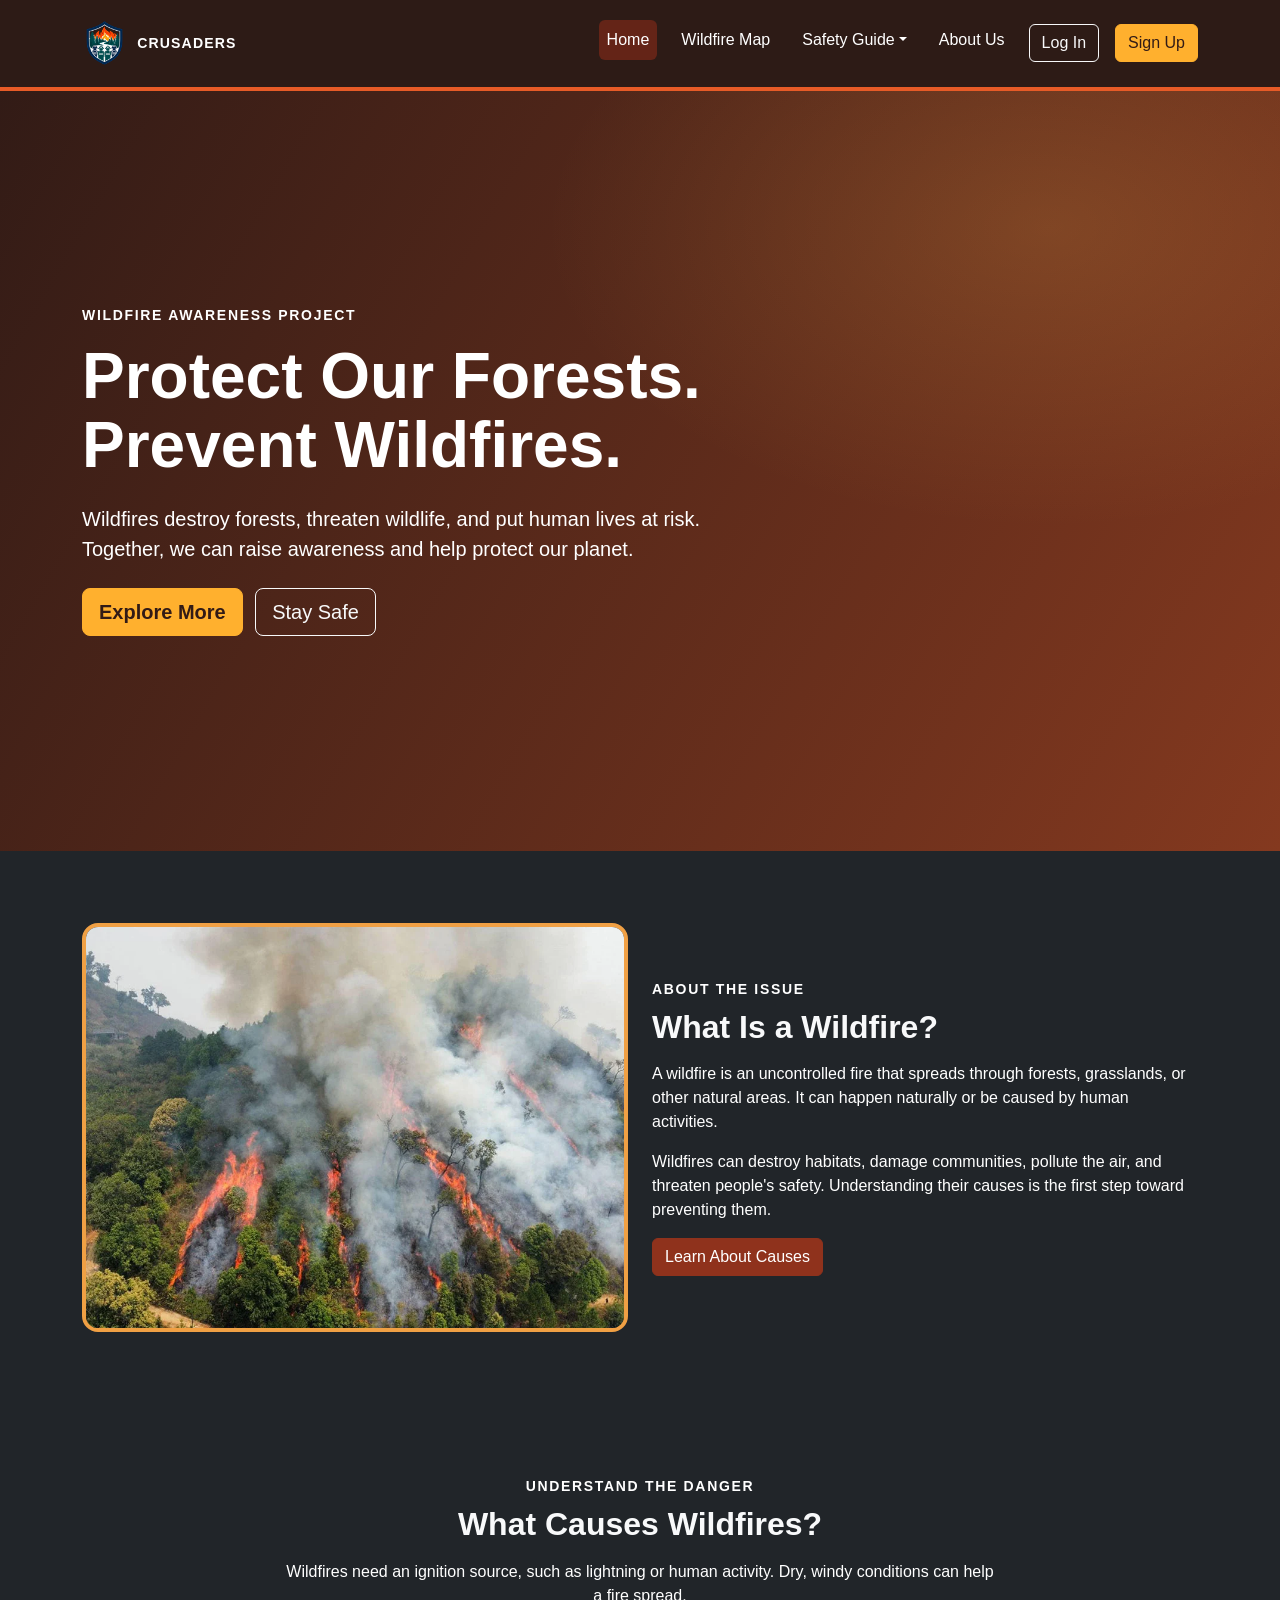
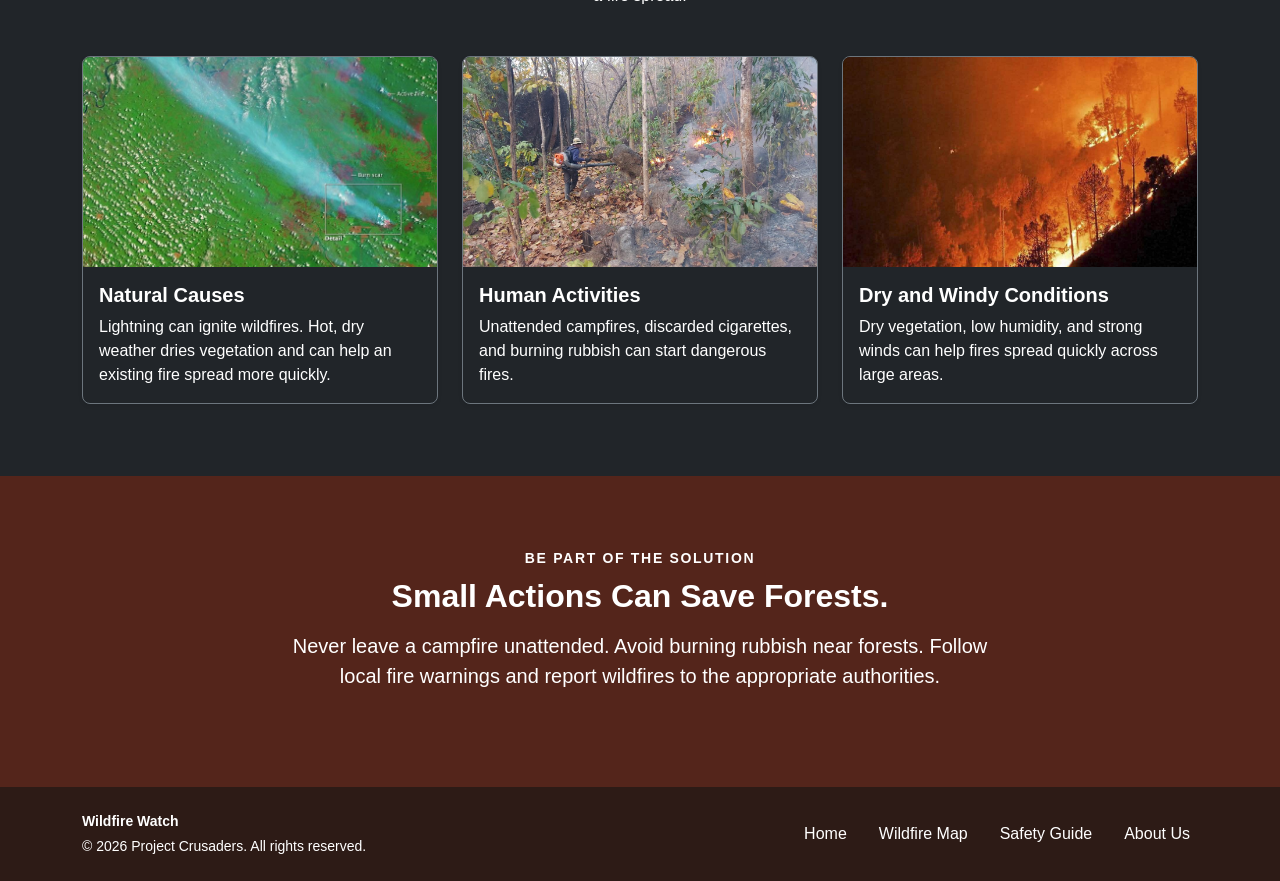
<file: index.html>
<!DOCTYPE html>
<html lang="en">
<head>
    <meta charset="UTF-8">
    <meta name="viewport" content="width=device-width, initial-scale=1.0">
    <meta name="description" content="Learn about wildfire causes, prevention, and practical safety steps with Project Crusaders.">
    <title>Project Crusaders | Wildfire Awareness</title>
    <link rel="icon" type="image/png" href="Photo/bgremoved.png">
    <link href="https://cdn.jsdelivr.net/npm/bootstrap@5.3.3/dist/css/bootstrap.min.css" rel="stylesheet">
    <link rel="stylesheet" href="style.css">
</head>

<body>
    <nav class="navbar navbar-expand-lg navbar-dark site-navbar sticky-top py-3">
        <div class="container">
            <a class="navbar-brand d-inline-flex align-items-center fw-bold text-uppercase" href="index.html">
                <img class="navbar-logo img-fluid" src="Photo/bgremoved.png" alt="Project Crusaders logo">
                <span class="brand-name d-flex flex-column">
                    <span class="brand-crusaders">Crusaders</span>
                </span>
            </a>
            <button class="navbar-toggler" type="button" data-bs-toggle="collapse" data-bs-target="#mainNav" aria-controls="mainNav" aria-expanded="false" aria-label="Toggle navigation">
                <span class="navbar-toggler-icon"></span>
            </button>
            <div class="collapse navbar-collapse pt-3 pt-lg-0" id="mainNav">
                <ul class="navbar-nav ms-auto mb-2 mb-lg-0 gap-1 gap-lg-3">
                    <li class="nav-item"><a class="nav-link active" aria-current="page" href="index.html">Home</a></li>
                    <li class="nav-item"><a class="nav-link" href="Pages/wildfire-map.html">Wildfire Map</a></li>
                    <li class="nav-item dropdown">
                        <a class="nav-link dropdown-toggle" href="Pages/safety-guide.html" data-bs-toggle="dropdown">Safety Guide</a>
                        <ul class="dropdown-menu">
                            <li><a class="dropdown-item" href="Pages/safety-guide.html">Safety Guide overview</a></li>
                            <li><a class="dropdown-item" href="Pages/causes-consequences.html">Causes and consequences</a></li>
                            <li><a class="dropdown-item" href="Pages/human-caused-wildfires.html">Wildfires caused by humans</a></li>
                            <li><a class="dropdown-item" href="Pages/natural-wildfires.html">Natural wildfires</a></li>
                        </ul>
                    </li>
                    <li class="nav-item"><a class="nav-link" href="Pages/about_us.html">About Us</a></li>
                    <li class="nav-item d-flex align-items-center"><button class="btn btn-outline-light my-1 text-nowrap" type="button" data-account-action="login">Log In</button></li>
                    <li class="nav-item d-flex align-items-center"><button class="btn btn-warning my-1 text-nowrap" type="button" data-account-action="signup">Sign Up</button></li>
                </ul>
            </div>
        </div>
    </nav>

    <header class="hero home-hero text-light">
        <div class="container">
            <div class="home-hero-content row align-items-center py-5">
                <div class="col-lg-7">
                    <p class="section-label text-uppercase fw-bold mb-3">WILDFIRE AWARENESS PROJECT</p>

                    <h1 class="display-3 fw-bold mb-4">Protect Our Forests.<br class="d-none d-md-block">
                        <span class="text-brand-gold">Prevent Wildfires.</span>
                    </h1>

                    <p class="lead text-light-emphasis mb-4 hero-copy">
                        Wildfires destroy forests, threaten wildlife, and put
                        human lives at risk. Together, we can raise awareness
                        and help protect our planet.
                    </p>

                    <a href="#about" class="btn btn-warning btn-lg fw-bold">
                        Explore More
                    </a>

                    <a href="#prevention" class="btn btn-outline-light btn-lg ms-2">
                        Stay Safe
                    </a>
                </div>
            </div>
        </div>
    </header>

    <section id="about" class="py-5 about-section bg-dark text-light">
        <div class="container py-lg-4">
            <div class="row align-items-center g-4">

                <div class="col-lg-6">
                    <img
                        src="Photo/fire1.png"
                        class="img-fluid w-100 rounded-4"
                        alt="A green forest, an example of a landscape affected by wildfire">
                </div>

                <div class="col-lg-6">
                    <p class="section-label text-uppercase fw-bold mb-2">ABOUT THE ISSUE</p>
                    <h2 class="h2 fw-bold mb-3 text-light">What Is a Wildfire?</h2>

                    <p class="text-light-emphasis">
                        A wildfire is an uncontrolled fire that spreads through
                        forests, grasslands, or other natural areas. It can
                        happen naturally or be caused by human activities.
                    </p>

                    <p class="text-light-emphasis">
                        Wildfires can destroy habitats, damage communities,
                        pollute the air, and threaten people's safety.
                        Understanding their causes is the first step toward
                        preventing them.
                    </p>

                    <a href="#causes" class="btn btn-dark">Learn About Causes</a>
                </div>

            </div>
        </div>
    </section>

    <section id="causes" class="py-5 causes-section bg-dark text-light">
        <div class="container py-lg-4">

            <div class="text-center mb-5">
                <p class="section-label text-uppercase fw-bold mb-2">UNDERSTAND THE DANGER</p>
                <h2 class="h2 fw-bold mb-3 text-light">What Causes Wildfires?</h2>
                <p class="text-light-emphasis mx-auto causes-copy">
                    Wildfires need an ignition source, such as lightning or human activity.
                    Dry, windy conditions can help a fire spread.
                </p>
            </div>

            <div class="row g-4">

                <div class="col-md-4">
                    <div class="card info-card h-100 bg-dark text-light border border-secondary rounded-3 shadow-sm overflow-hidden">
                        <img
                            src="Photo/fire2.png"
                            class="card-img-top img-fluid fire-card-image object-fit-cover"
                            alt="Dry natural landscape">

                        <div class="card-body">
                            <h5 class="card-title fw-bold text-warning">Natural Causes</h5>
                            <p class="card-text text-light-emphasis mb-0">
                                Lightning can ignite wildfires. Hot, dry weather dries vegetation and can
                                help an existing fire spread more quickly.
                            </p>
                        </div>
                    </div>
                </div>

                <div class="col-md-4">
                    <div class="card info-card h-100 bg-dark text-light border border-secondary rounded-3 shadow-sm overflow-hidden">
                        <img
                            src="Photo/fire3.png"
                            class="card-img-top img-fluid fire-card-image object-fit-cover"
                            alt="Forest trees">

                        <div class="card-body">
                            <h5 class="card-title fw-bold text-warning">Human Activities</h5>
                            <p class="card-text text-light-emphasis mb-0">
                                Unattended campfires, discarded cigarettes,
                                and burning rubbish can start dangerous fires.
                            </p>
                        </div>
                    </div>
                </div>

                <div class="col-md-4">
                    <div class="card info-card h-100 bg-dark text-light border border-secondary rounded-3 shadow-sm overflow-hidden">
                        <img
                            src="Photo/fire4.png"
                            class="card-img-top img-fluid fire-card-image object-fit-cover"
                            alt="Natural environment">

                        <div class="card-body">
                            <h5 class="card-title fw-bold text-warning">Dry and Windy Conditions</h5>
                            <p class="card-text text-light-emphasis mb-0">
                                Dry vegetation, low humidity, and strong winds
                                can help fires spread quickly across large areas.
                            </p>
                        </div>
                    </div>
                </div>

            </div>
        </div>
    </section>

    <section id="prevention" class="prevention-section py-5 text-center text-light">
        <div class="container py-lg-4">
            <p class="section-label text-uppercase fw-bold mb-2">BE PART OF THE SOLUTION</p>

            <h2 class="h2 fw-bold mb-3">Small Actions Can Save Forests.</h2>

            <p class="lead text-light-emphasis mb-4 mx-auto prevention-copy">
                Never leave a campfire unattended. Avoid burning rubbish
                near forests. Follow local fire warnings and report
                wildfires to the appropriate authorities.
            </p>
        </div>
    </section>

    <footer class="site-footer py-4 text-light">
        <div class="container">
            <div class="row align-items-center gy-3">
                <div class="col-md-6 text-center text-md-start">
                    <p class="mb-1 fw-semibold">Wildfire Watch</p>
                    <p class="text-light-emphasis mb-0">© 2026 Project Crusaders. All rights reserved.</p>
                </div>
                <div class="col-md-6">
                    <ul class="nav justify-content-center justify-content-md-end gap-2 gap-sm-3 row-gap-2 row-gap-sm-1">
                        <li class="nav-item"><a class="nav-link rounded-1 py-1 px-2" href="index.html">Home</a></li>
                        <li class="nav-item"><a class="nav-link rounded-1 py-1 px-2" href="Pages/wildfire-map.html">Wildfire Map</a></li>
                        <li class="nav-item"><a class="nav-link rounded-1 py-1 px-2" href="Pages/safety-guide.html">Safety Guide</a></li>
                        <li class="nav-item"><a class="nav-link rounded-1 py-1 px-2" href="Pages/about_us.html">About Us</a></li>
                    </ul>
                </div>
            </div>
        </div>
    </footer>


  <!-- Bootstrap handles the navigation menus and details window. -->
  <script src="https://cdn.jsdelivr.net/npm/bootstrap@5.3.3/dist/js/bootstrap.bundle.min.js"></script>
  <script src="Pages/main.js"></script>
</body>
</html>
</file>
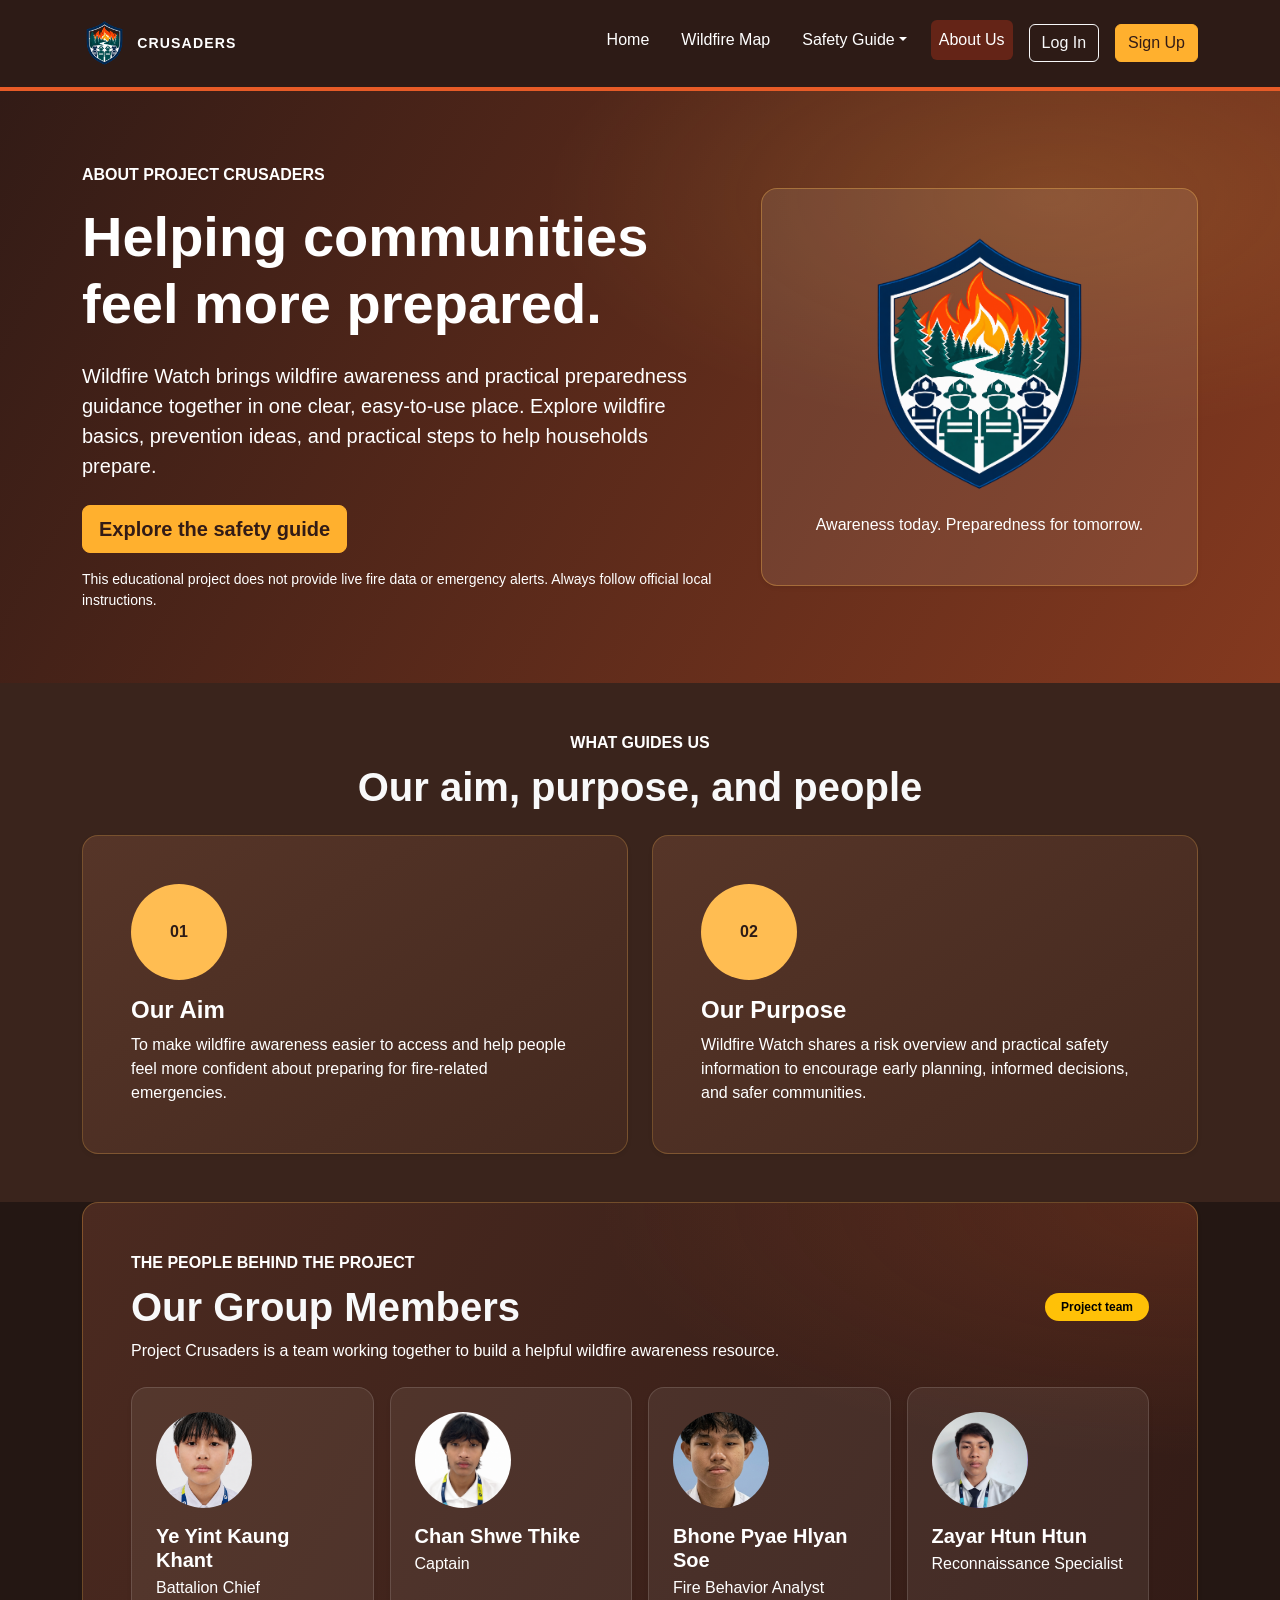
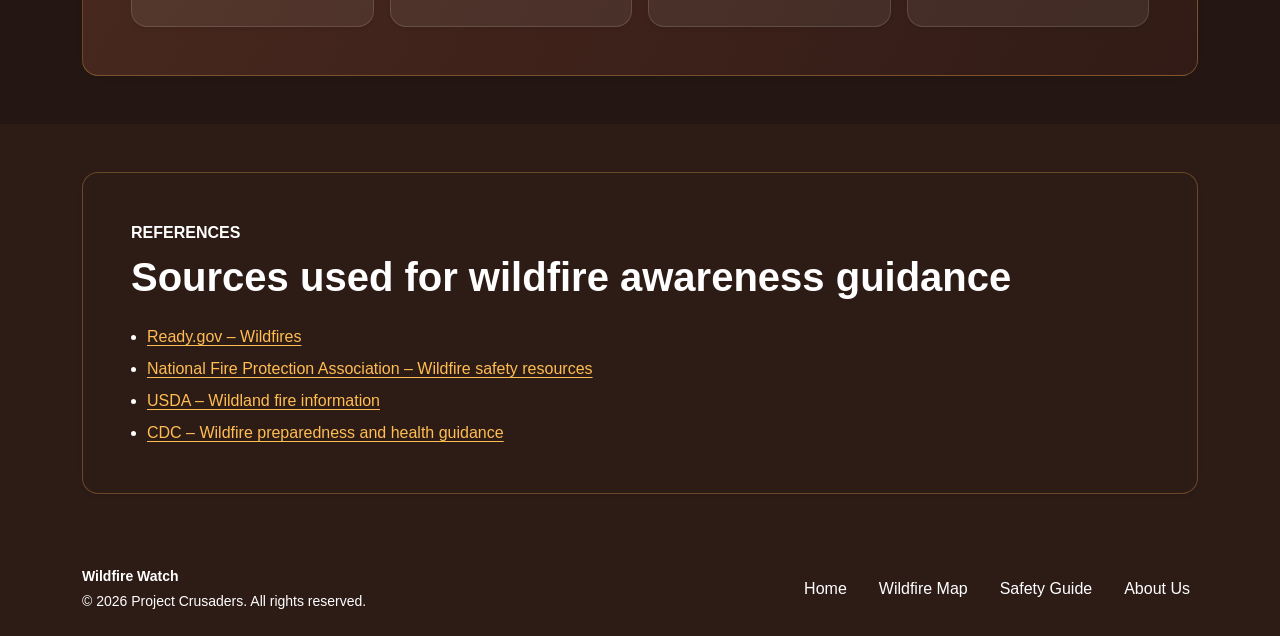
<file: Pages/about_us.html>
<!DOCTYPE html>
<html lang="en">
<head>
  <meta charset="UTF-8">
  <meta name="viewport" content="width=device-width, initial-scale=1">
  <meta name="description" content="Meet Project Crusaders and learn how Wildfire Watch shares wildfire awareness and preparedness guidance.">
  <title>About Us | Wildfire Watch</title>
  <link href="https://cdn.jsdelivr.net/npm/bootstrap@5.3.3/dist/css/bootstrap.min.css" rel="stylesheet">
  <link rel="stylesheet" href="../style.css">
  <link rel="icon" type="image/png" href="../Photo/bgremoved.png">
</head>
<body>
  <nav class="navbar navbar-expand-lg navbar-dark site-navbar sticky-top py-3">
    <div class="container">
      <a class="navbar-brand d-inline-flex align-items-center fw-bold text-uppercase" href="../index.html">
        <img class="navbar-logo img-fluid" src="../Photo/bgremoved.png" alt="Project Crusaders logo">
        <span class="brand-name d-flex flex-column">
          <span class="brand-crusaders">Crusaders</span>
        </span>
      </a>
      <button class="navbar-toggler" type="button" data-bs-toggle="collapse" data-bs-target="#mainNav" aria-controls="mainNav" aria-expanded="false" aria-label="Toggle navigation">
        <span class="navbar-toggler-icon"></span>
      </button>
      <div class="collapse navbar-collapse pt-3 pt-lg-0" id="mainNav">
        <ul class="navbar-nav ms-auto mb-2 mb-lg-0 gap-1 gap-lg-3">
          <li class="nav-item"><a class="nav-link" href="../index.html">Home</a></li>
          <li class="nav-item"><a class="nav-link" href="wildfire-map.html">Wildfire Map</a></li>
          <li class="nav-item dropdown">
            <a class="nav-link dropdown-toggle" href="safety-guide.html" data-bs-toggle="dropdown">Safety Guide</a>
            <ul class="dropdown-menu">
              <li><a class="dropdown-item" href="safety-guide.html">Safety Guide overview</a></li>
              <li><a class="dropdown-item" href="causes-consequences.html">Causes and consequences</a></li>
              <li><a class="dropdown-item" href="human-caused-wildfires.html">Wildfires caused by humans</a></li>
              <li><a class="dropdown-item" href="natural-wildfires.html">Natural wildfires</a></li>
            </ul>
          </li>
          <li class="nav-item"><a class="nav-link active" aria-current="page" href="about_us.html">About Us</a></li>
          <li class="nav-item d-flex align-items-center"><button class="btn btn-outline-light my-1 text-nowrap" type="button" data-account-action="login">Log In</button></li>
          <li class="nav-item d-flex align-items-center"><button class="btn btn-warning my-1 text-nowrap" type="button" data-account-action="signup">Sign Up</button></li>
        </ul>
      </div>
    </div>
  </nav>
 
  <main id="about-page">
    <section class="about-hero py-5 text-light">
      <div class="container py-lg-4">
        <div class="row align-items-center g-4 g-lg-5">
          <div class="col-lg-7">
            <p class="text-uppercase fw-semibold text-warning mb-3">About Project Crusaders</p>
            <h1 class="display-4 fw-bold mb-4">Helping communities feel more prepared.</h1>
            <p class="lead text-white mb-4">
              Wildfire Watch brings wildfire awareness and practical preparedness guidance together
              in one clear, easy-to-use place. Explore wildfire basics, prevention ideas, and
              practical steps to help households prepare.
            </p>
            <a class="btn btn-warning btn-lg fw-semibold" href="safety-guide.html">Explore the safety guide</a>
            <p class="small text-white mt-3 mb-0">This educational project does not provide live fire data or emergency alerts. Always follow official local instructions.</p>
          </div>
          <div class="col-lg-5">
            <div class="about-image-panel p-4 p-md-5 text-center rounded-4 shadow-sm">
              <img class="img-fluid about-logo object-fit-contain" src="../Photo/bgremoved.png" alt="Project Crusaders wildfire awareness emblem">
              <p class="text-white mb-0 mt-3">Awareness today. Preparedness for tomorrow.</p>
            </div>
          </div>
        </div>
      </div>
    </section>
 
    <section class="about-values-section py-5">
      <div class="container">
        <div class="text-center mb-4">
          <p class="text-uppercase fw-semibold text-warning mb-2">What guides us</p>
          <h2 class="display-6 fw-bold text-light">Our aim, purpose, and people</h2>
        </div>
        <div class="row g-4">
          <div class="col-md-6">
            <article class="card h-100 p-4 p-lg-5 rounded-4 shadow-sm">
              <div class="about-icon mb-3 rounded-circle d-inline-flex align-items-center justify-content-center fw-bold">01</div>
              <h3 class="h4 fw-bold text-warning">Our Aim</h3>
              <p class="text-white mb-0">
                To make wildfire awareness easier to access and help people feel more confident
                about preparing for fire-related emergencies.
              </p>
            </article>
          </div>
          <div class="col-md-6">
            <article class="card h-100 p-4 p-lg-5 rounded-4 shadow-sm">
              <div class="about-icon mb-3 rounded-circle d-inline-flex align-items-center justify-content-center fw-bold">02</div>
              <h3 class="h4 fw-bold text-warning">Our Purpose</h3>
              <p class="text-white mb-0">
                Wildfire Watch shares a risk overview and practical safety information to encourage
                early planning, informed decisions, and safer communities.
              </p>
            </article>
          </div>
        </div>
      </div>
    </section>
 
    <section class="about-team-section pb-5">
      <div class="container">
        <div class="team-panel p-4 p-lg-5 rounded-4 shadow-sm text-light">
          <div class="row align-items-center g-4 mb-4">
            <div class="col-lg-8">
              <p class="text-uppercase fw-semibold text-warning mb-2">The people behind the project</p>
              <h2 class="display-6 fw-bold mb-2">Our Group Members</h2>
              <p class="text-white mb-0">
                Project Crusaders is a team working together to build a helpful wildfire awareness resource.
              </p>
            </div>
            <div class="col-lg-4 text-lg-end">
              <span class="badge rounded-pill text-bg-warning px-3 py-2">Project team</span>
            </div>
          </div>
          <div class="row g-3">
            <div class="col-sm-6 col-lg-3">
              <div class="card member-card h-100 p-4 rounded-4 shadow-sm">
                <img class="member-avatar img-fluid d-block object-fit-cover rounded-circle" src="../Photo/Riley.png" alt="Photo of Ye Yint Kaung Khant">
                <h3 class="h5 fw-bold mt-3 mb-1 text-warning">Ye Yint Kaung Khant</h3>
                <p class="text-white mb-0">Battalion Chief</p>
              </div>
            </div>
            <div class="col-sm-6 col-lg-3">
              <div class="card member-card h-100 p-4 rounded-4 shadow-sm">
                <img class="member-avatar img-fluid d-block object-fit-cover rounded-circle" src="../Photo/John.png" alt="Photo of Chan Shwe Thike">
                <h3 class="h5 fw-bold mt-3 mb-1 text-warning">Chan Shwe Thike</h3>
                <p class="text-white mb-0">Captain</p>
              </div>
            </div>
            <div class="col-sm-6 col-lg-3">
              <div class="card member-card h-100 p-4 rounded-4 shadow-sm">
                <img class="member-avatar img-fluid d-block object-fit-cover rounded-circle" src="../Photo/Lucas.png" alt="Photo of Bhone Pyae Hlyan Soe">
                <h3 class="h5 fw-bold mt-3 mb-1 text-warning">Bhone Pyae Hlyan Soe</h3>
                <p class="text-white mb-0">Fire Behavior Analyst</p>
              </div>
            </div>
            <div class="col-sm-6 col-lg-3">
              <div class="card member-card h-100 p-4 rounded-4 shadow-sm">
                <img class="member-avatar img-fluid d-block object-fit-cover rounded-circle" src="../Photo/Zayar Htun Htun.png" alt="Photo of Zayar Htun Htun">
                <h3 class="h5 fw-bold mt-3 mb-1 text-warning">Zayar Htun Htun</h3>
                <p class="text-white mb-0">Reconnaissance Specialist</p>
              </div>
            </div>
          </div>
        </div>
      </div>
    </section>

    <section class="py-5 references-section">
      <div class="container">
        <div class="team-panel reference-panel p-4 p-lg-5 rounded-4 shadow-sm text-light">
          <p class="text-uppercase fw-semibold text-warning mb-2">References</p>
          <h2 class="display-6 fw-bold mb-4">Sources used for wildfire awareness guidance</h2>
          <ul class="mb-0 ps-3">
            <li class="mb-2">
              <a href="https://www.ready.gov/wildfires" target="_blank" rel="noreferrer">Ready.gov – Wildfires</a>
            </li>
            <li class="mb-2">
              <a href="https://www.nfpa.org/education-and-research/wildfire" target="_blank" rel="noreferrer">National Fire Protection Association – Wildfire safety resources</a>
            </li>
            <li class="mb-2">
              <a href="https://www.usda.gov/topics/forestry/wildland-fire" target="_blank" rel="noreferrer">USDA – Wildland fire information</a>
            </li>
            <li class="mb-0">
              <a href="https://www.cdc.gov/disasters/wildfires/index.html" target="_blank" rel="noreferrer">CDC – Wildfire preparedness and health guidance</a>
            </li>
          </ul>
        </div>
      </div>
    </section>
  </main>
 
  <footer class="site-footer py-4 text-light">
    <div class="container">
      <div class="row align-items-center gy-3">
        <div class="col-md-6 text-center text-md-start">
          <p class="mb-1 fw-semibold">Wildfire Watch</p>
          <p class="text-white mb-0">© 2026 Project Crusaders. All rights reserved.</p>
        </div>
        <div class="col-md-6">
          <ul class="nav justify-content-center justify-content-md-end gap-2 gap-sm-3 row-gap-2 row-gap-sm-1">
            <li class="nav-item"><a class="nav-link rounded-1 py-1 px-2" href="../index.html">Home</a></li>
            <li class="nav-item"><a class="nav-link rounded-1 py-1 px-2" href="wildfire-map.html">Wildfire Map</a></li>
            <li class="nav-item"><a class="nav-link rounded-1 py-1 px-2" href="safety-guide.html">Safety Guide</a></li>
            <li class="nav-item"><a class="nav-link rounded-1 py-1 px-2" href="about_us.html">About Us</a></li>
          </ul>
        </div>
      </div>
    </div>
  </footer>


  <!-- Bootstrap handles the navigation menus and details window. -->
  <script src="https://cdn.jsdelivr.net/npm/bootstrap@5.3.3/dist/js/bootstrap.bundle.min.js"></script>
  <script src="main.js"></script>
</body>
</html>
</file>
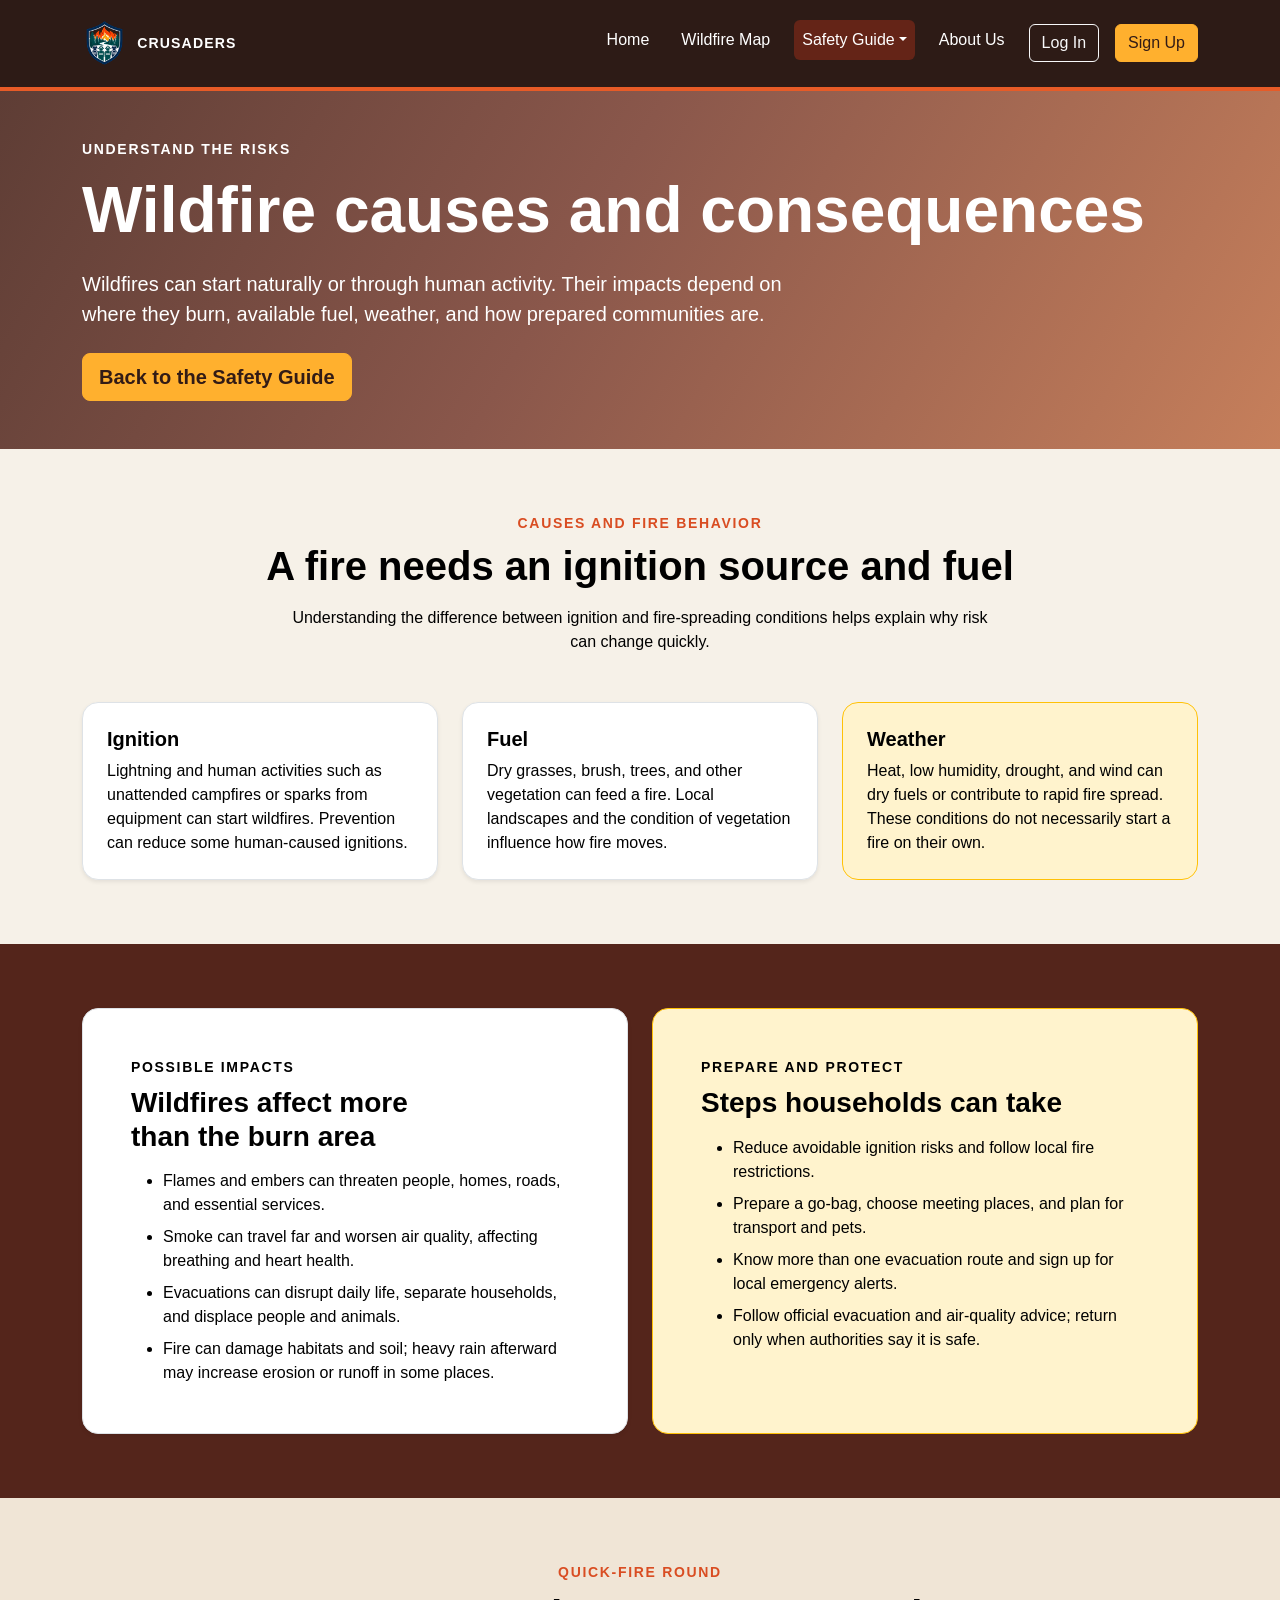
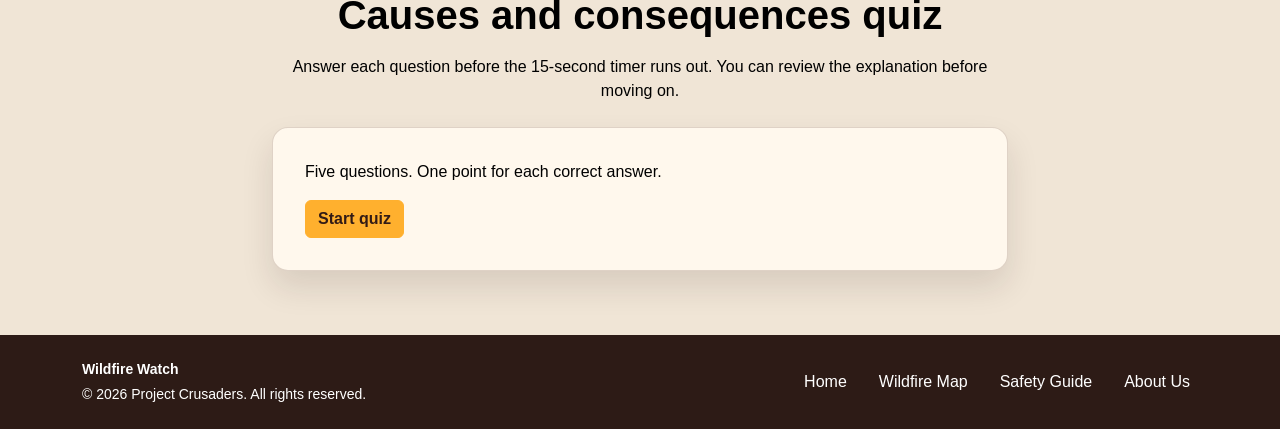
<file: Pages/causes-consequences.html>
<!DOCTYPE html>
<html lang="en">
<head>
  <meta charset="UTF-8">
  <meta name="viewport" content="width=device-width, initial-scale=1">
  <meta name="description" content="Understand what contributes to wildfire risk and how fires can affect health, homes, communities, and ecosystems.">
  <title>Wildfire Causes and Consequences | Project Crusaders</title>
  <link href="https://cdn.jsdelivr.net/npm/bootstrap@5.3.3/dist/css/bootstrap.min.css" rel="stylesheet">
  <link rel="stylesheet" href="../style.css">
  <link rel="icon" type="image/png" href="../Photo/bgremoved.png">
</head>
<body>
  <nav class="navbar navbar-expand-lg navbar-dark site-navbar sticky-top py-3">
    <div class="container">
      <a class="navbar-brand d-inline-flex align-items-center fw-bold text-uppercase" href="../index.html">
        <img class="navbar-logo img-fluid" src="../Photo/bgremoved.png" alt="Project Crusaders logo">
        <span class="brand-name d-flex flex-column"><span class="brand-crusaders">Crusaders</span></span>
      </a>
      <button class="navbar-toggler" type="button" data-bs-toggle="collapse" data-bs-target="#mainNav" aria-controls="mainNav" aria-expanded="false" aria-label="Toggle navigation">
        <span class="navbar-toggler-icon"></span>
      </button>
      <div class="collapse navbar-collapse pt-3 pt-lg-0" id="mainNav">
        <ul class="navbar-nav ms-auto mb-2 mb-lg-0 gap-1 gap-lg-3">
          <li class="nav-item"><a class="nav-link" href="../index.html">Home</a></li>
          <li class="nav-item"><a class="nav-link" href="wildfire-map.html">Wildfire Map</a></li>
          <li class="nav-item dropdown">
            <a class="nav-link dropdown-toggle active" href="safety-guide.html" data-bs-toggle="dropdown">Safety Guide</a>
            <ul class="dropdown-menu">
              <li><a class="dropdown-item" href="safety-guide.html">Safety Guide overview</a></li>
              <li><a class="dropdown-item active" aria-current="page" href="causes-consequences.html">Causes and consequences</a></li>
              <li><a class="dropdown-item" href="human-caused-wildfires.html">Wildfires caused by humans</a></li>
              <li><a class="dropdown-item" href="natural-wildfires.html">Natural wildfires</a></li>
            </ul>
          </li>
          <li class="nav-item"><a class="nav-link" href="about_us.html">About Us</a></li>
          <li class="nav-item d-flex align-items-center"><button class="btn btn-outline-light my-1 text-nowrap" type="button" data-account-action="login">Log In</button></li>
          <li class="nav-item d-flex align-items-center"><button class="btn btn-warning my-1 text-nowrap" type="button" data-account-action="signup">Sign Up</button></li>
        </ul>
      </div>
    </div>
  </nav>

  <main>
    <header class="hero" id="safety-hero">
      <div class="container py-5 py-lg-5">
        <p class="section-label text-uppercase fw-bold mb-3">UNDERSTAND THE RISKS</p>
        <h1 class="display-3 fw-bold mb-4 text-white">Wildfire causes and consequences</h1>
        <p class="lead hero-copy text-white mb-4">Wildfires can start naturally or through human activity. Their impacts depend on where they burn, available fuel, weather, and how prepared communities are.</p>
        <a class="btn btn-warning btn-lg fw-bold" href="safety-guide.html">Back to the Safety Guide</a>
      </div>
    </header>

    <section class="py-5">
      <div class="container py-lg-3">
        <div class="text-center mb-5">
          <p class="section-label text-uppercase fw-bold mb-2">CAUSES AND FIRE BEHAVIOR</p>
          <h2 class="display-6 fw-bold mb-3">A fire needs an ignition source and fuel</h2>
          <p class="mx-auto hero-copy mb-0">Understanding the difference between ignition and fire-spreading conditions helps explain why risk can change quickly.</p>
        </div>
        <div class="row g-4">
          <div class="col-md-4">
            <article class="h-100 bg-white border rounded-4 p-4 shadow-sm">
              <h3 class="h5 fw-bold">Ignition</h3>
              <p class="mb-0">Lightning and human activities such as unattended campfires or sparks from equipment can start wildfires. Prevention can reduce some human-caused ignitions.</p>
            </article>
          </div>
          <div class="col-md-4">
            <article class="h-100 bg-white border rounded-4 p-4 shadow-sm">
              <h3 class="h5 fw-bold">Fuel</h3>
              <p class="mb-0">Dry grasses, brush, trees, and other vegetation can feed a fire. Local landscapes and the condition of vegetation influence how fire moves.</p>
            </article>
          </div>
          <div class="col-md-4">
            <article class="h-100 bg-warning-subtle border border-warning rounded-4 p-4">
              <h3 class="h5 fw-bold">Weather</h3>
              <p class="mb-0">Heat, low humidity, drought, and wind can dry fuels or contribute to rapid fire spread. These conditions do not necessarily start a fire on their own.</p>
            </article>
          </div>
        </div>
      </div>
    </section>

    <section class="py-5" id="during-fire">
      <div class="container py-lg-3">
        <div class="row g-4">
          <div class="col-lg-6">
            <div class="h-100 bg-white border rounded-4 p-4 p-lg-5 shadow-sm">
              <p class="section-label text-uppercase fw-bold mb-2">POSSIBLE IMPACTS</p>
              <h2 class="h3 fw-bold mb-3">Wildfires affect more than the burn area</h2>
              <ul class="mb-0">
                <li class="mb-2">Flames and embers can threaten people, homes, roads, and essential services.</li>
                <li class="mb-2">Smoke can travel far and worsen air quality, affecting breathing and heart health.</li>
                <li class="mb-2">Evacuations can disrupt daily life, separate households, and displace people and animals.</li>
                <li>Fire can damage habitats and soil; heavy rain afterward may increase erosion or runoff in some places.</li>
              </ul>
            </div>
          </div>
          <div class="col-lg-6">
            <div class="h-100 bg-warning-subtle border border-warning rounded-4 p-4 p-lg-5">
              <p class="section-label text-uppercase fw-bold mb-2">PREPARE AND PROTECT</p>
              <h2 class="h3 fw-bold mb-3">Steps households can take</h2>
              <ul class="mb-0">
                <li class="mb-2">Reduce avoidable ignition risks and follow local fire restrictions.</li>
                <li class="mb-2">Prepare a go-bag, choose meeting places, and plan for transport and pets.</li>
                <li class="mb-2">Know more than one evacuation route and sign up for local emergency alerts.</li>
                <li>Follow official evacuation and air-quality advice; return only when authorities say it is safe.</li>
              </ul>
            </div>
          </div>
        </div>
      </div>
    </section>

    <section class="py-5 quiz-section" id="causes-consequences-quiz">
      <div class="container py-lg-3">
        <div class="text-center mb-4">
          <p class="section-label text-uppercase fw-bold mb-2">QUICK-FIRE ROUND</p>
          <h2 class="display-6 fw-bold mb-3">Causes and consequences quiz</h2>
          <p class="mx-auto hero-copy mb-0">Answer each question before the 15-second timer runs out. You can review the explanation before moving on.</p>
        </div>
        <div class="timed-quiz mx-auto" data-timed-quiz="causes">
          <div class="quiz-intro">
            <p class="mb-3">Five questions. One point for each correct answer.</p>
            <button class="btn btn-warning fw-bold quiz-start" type="button">Start quiz</button>
          </div>
          <div class="quiz-round" hidden>
            <div class="d-flex justify-content-between align-items-center gap-3 mb-2">
              <span class="quiz-progress-label fw-semibold"></span>
              <span class="quiz-timer fw-bold" aria-label="Time remaining"><span class="quiz-seconds">15</span>s</span>
            </div>
            <div class="progress quiz-progress mb-4" role="progressbar" aria-label="Time remaining" aria-valuemin="0" aria-valuemax="15" aria-valuenow="15">
              <div class="progress-bar"></div>
            </div>
            <h3 class="h4 fw-bold quiz-question" tabindex="-1"></h3>
            <div class="quiz-options d-grid gap-2" role="group" aria-label="Answer choices"></div>
            <p class="quiz-feedback mt-3 mb-0" role="status" aria-live="polite"></p>
            <button class="btn btn-warning fw-bold quiz-next mt-3" type="button" hidden>Next question</button>
          </div>
          <div class="quiz-results" hidden>
            <h3 class="h4 fw-bold">Quiz complete!</h3>
            <p class="quiz-score mb-3"></p>
            <button class="btn btn-warning fw-bold quiz-restart" type="button">Try again</button>
          </div>
        </div>
      </div>
    </section>
  </main>

  <footer class="site-footer py-4 text-light">
    <div class="container">
      <div class="row align-items-center gy-3">
        <div class="col-md-6 text-center text-md-start">
          <p class="mb-1 fw-semibold">Wildfire Watch</p>
          <p class="text-white mb-0">© 2026 Project Crusaders. All rights reserved.</p>
        </div>
        <div class="col-md-6">
          <ul class="nav justify-content-center justify-content-md-end gap-2 gap-sm-3 row-gap-2 row-gap-sm-1">
            <li class="nav-item"><a class="nav-link rounded-1 py-1 px-2" href="../index.html">Home</a></li>
            <li class="nav-item"><a class="nav-link rounded-1 py-1 px-2" href="wildfire-map.html">Wildfire Map</a></li>
            <li class="nav-item"><a class="nav-link rounded-1 py-1 px-2" href="safety-guide.html">Safety Guide</a></li>
            <li class="nav-item"><a class="nav-link rounded-1 py-1 px-2" href="about_us.html">About Us</a></li>
          </ul>
        </div>
      </div>
    </div>
  </footer>



  <!-- Bootstrap handles the navigation menus and details window. -->
  <script src="https://cdn.jsdelivr.net/npm/bootstrap@5.3.3/dist/js/bootstrap.bundle.min.js"></script>
  <script src="main.js"></script>
</body>
</html>
</file>
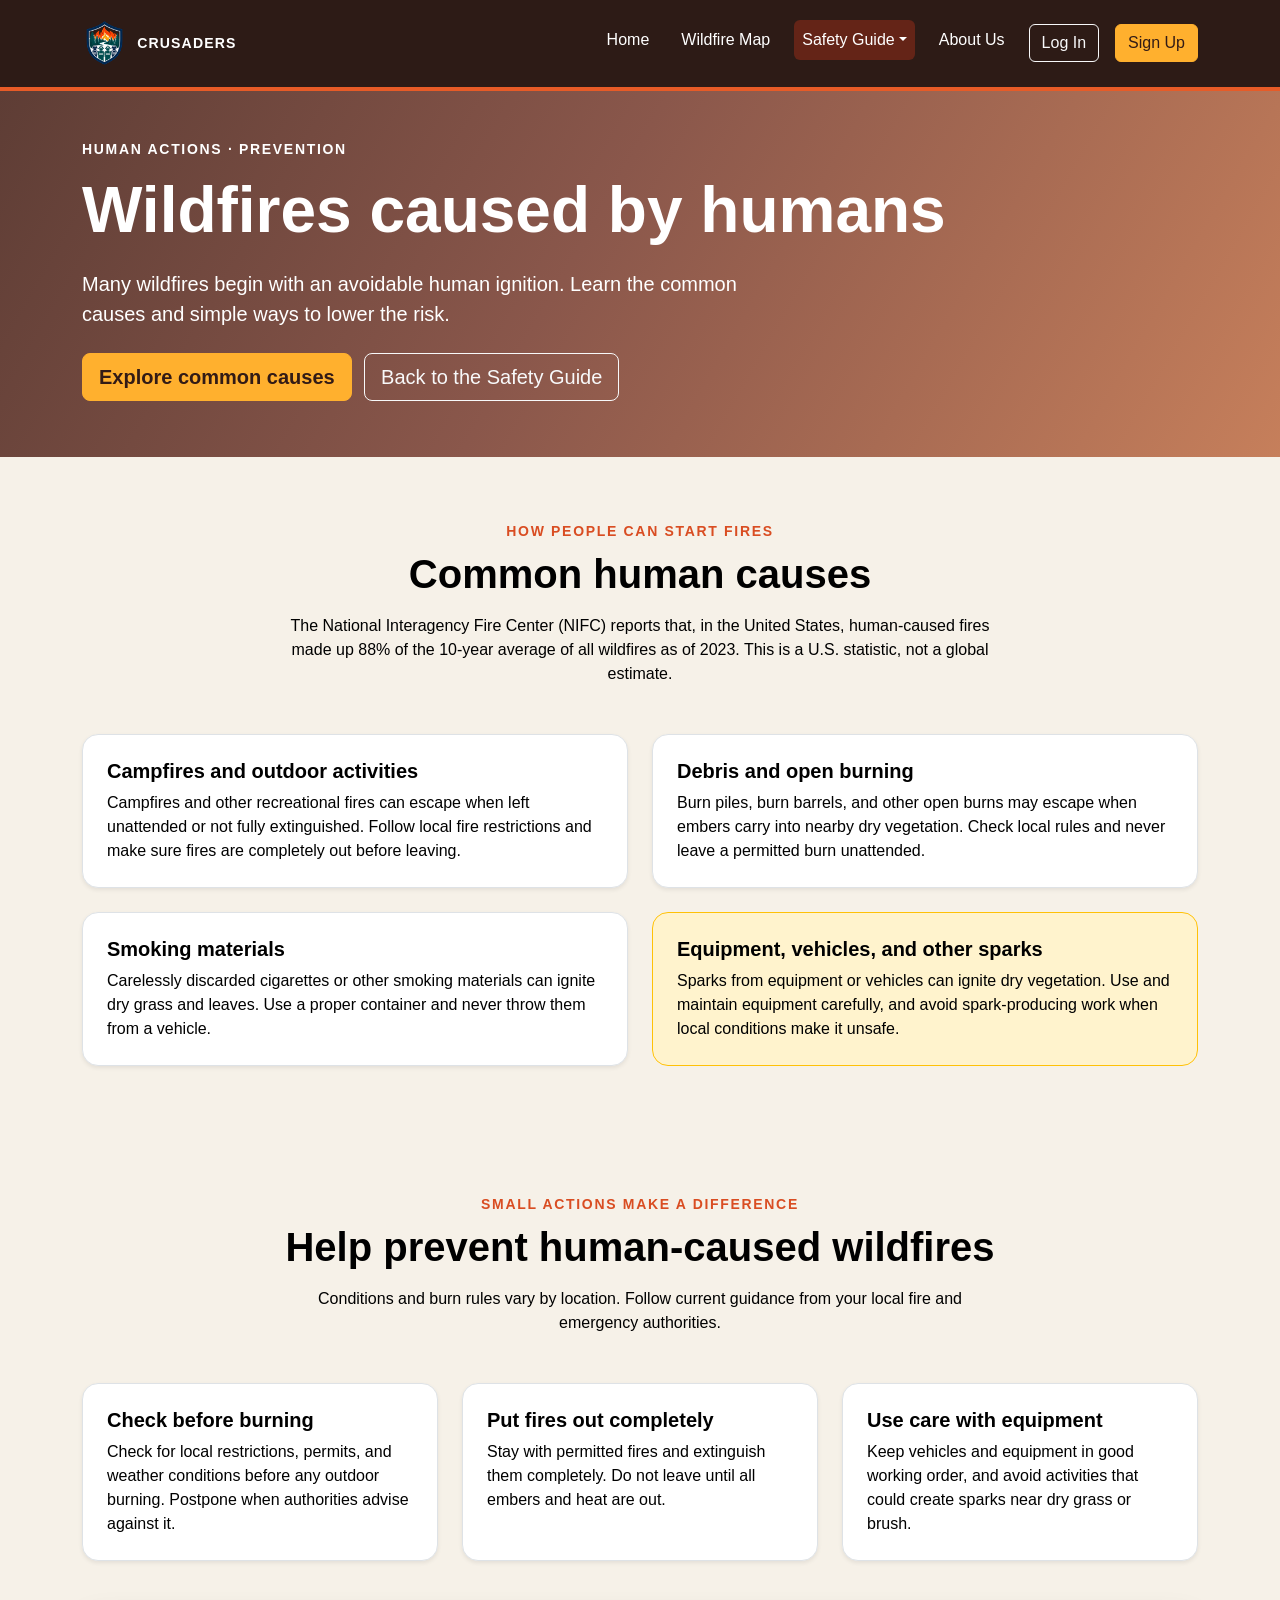
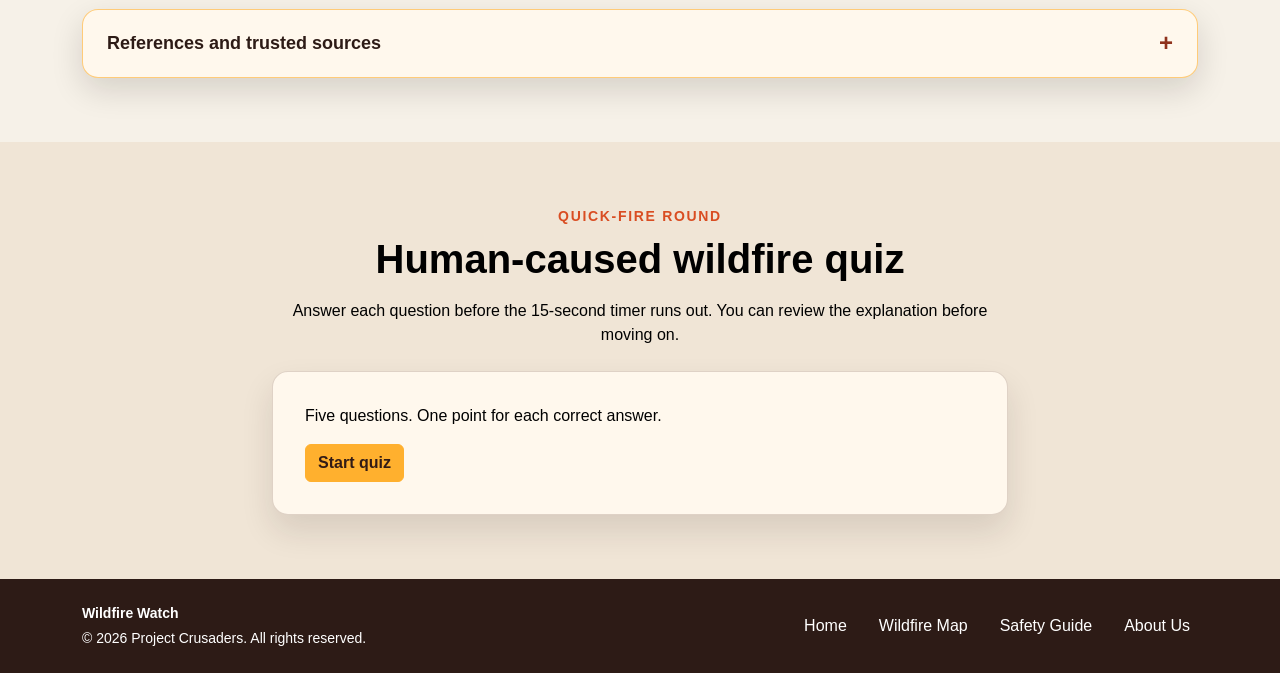
<file: Pages/human-caused-wildfires.html>
<!DOCTYPE html>
<html lang="en">
<head>
  <meta charset="UTF-8">
  <meta name="viewport" content="width=device-width, initial-scale=1">
  <meta name="description" content="Learn about common human causes of wildfires, prevention steps, and trusted wildfire safety resources.">
  <title>Wildfires Caused by Humans | Project Crusaders</title>
  <link href="https://cdn.jsdelivr.net/npm/bootstrap@5.3.3/dist/css/bootstrap.min.css" rel="stylesheet">
  <link rel="stylesheet" href="../style.css">
  <link rel="icon" type="image/png" href="../Photo/bgremoved.png">
</head>
<body>
  <nav class="navbar navbar-expand-lg navbar-dark site-navbar sticky-top py-3">
    <div class="container">
      <a class="navbar-brand d-inline-flex align-items-center fw-bold text-uppercase" href="../index.html">
        <img class="navbar-logo img-fluid" src="../Photo/bgremoved.png" alt="Project Crusaders logo">
        <span class="brand-name d-flex flex-column"><span class="brand-crusaders">Crusaders</span></span>
      </a>
      <button class="navbar-toggler" type="button" data-bs-toggle="collapse" data-bs-target="#mainNav" aria-controls="mainNav" aria-expanded="false" aria-label="Toggle navigation">
        <span class="navbar-toggler-icon"></span>
      </button>
      <div class="collapse navbar-collapse pt-3 pt-lg-0" id="mainNav">
        <ul class="navbar-nav ms-auto mb-2 mb-lg-0 gap-1 gap-lg-3">
          <li class="nav-item"><a class="nav-link" href="../index.html">Home</a></li>
          <li class="nav-item"><a class="nav-link" href="wildfire-map.html">Wildfire Map</a></li>
          <li class="nav-item dropdown">
            <a class="nav-link dropdown-toggle active" href="safety-guide.html" data-bs-toggle="dropdown">Safety Guide</a>
            <ul class="dropdown-menu">
              <li><a class="dropdown-item" href="safety-guide.html">Safety Guide overview</a></li>
              <li><a class="dropdown-item" href="causes-consequences.html">Causes and consequences</a></li>
              <li><a class="dropdown-item active" aria-current="page" href="human-caused-wildfires.html">Wildfires caused by humans</a></li>
              <li><a class="dropdown-item" href="natural-wildfires.html">Natural wildfires</a></li>
            </ul>
          </li>
          <li class="nav-item"><a class="nav-link" href="about_us.html">About Us</a></li>
          <li class="nav-item d-flex align-items-center"><button class="btn btn-outline-light my-1 text-nowrap" type="button" data-account-action="login">Log In</button></li>
          <li class="nav-item d-flex align-items-center"><button class="btn btn-warning my-1 text-nowrap" type="button" data-account-action="signup">Sign Up</button></li>
        </ul>
      </div>
    </div>
  </nav>

  <main>
    <header class="hero" id="safety-hero">
      <div class="container py-5 py-lg-5">
        <p class="section-label text-uppercase fw-bold mb-3">HUMAN ACTIONS · PREVENTION</p>
        <h1 class="display-3 fw-bold mb-4 text-white">Wildfires caused by humans</h1>
        <p class="lead hero-copy text-white mb-4">Many wildfires begin with an avoidable human ignition. Learn the common causes and simple ways to lower the risk.</p>
        <a class="btn btn-warning btn-lg fw-bold me-2 mb-2" href="#common-causes">Explore common causes</a>
        <a class="btn btn-outline-light btn-lg mb-2" href="safety-guide.html">Back to the Safety Guide</a>
      </div>
    </header>

    <section class="py-5" id="common-causes">
      <div class="container py-lg-3">
        <div class="text-center mb-5">
          <p class="section-label text-uppercase fw-bold mb-2">HOW PEOPLE CAN START FIRES</p>
          <h2 class="display-6 fw-bold mb-3">Common human causes</h2>
          <p class="mx-auto hero-copy mb-0">The National Interagency Fire Center (NIFC) reports that, in the United States, human-caused fires made up 88% of the 10-year average of all wildfires as of 2023. This is a U.S. statistic, not a global estimate.</p>
        </div>

        <div class="row g-4">
          <div class="col-md-6">
            <article class="h-100 bg-white border rounded-4 p-4 shadow-sm text-dark">
              <h3 class="h5 fw-bold">Campfires and outdoor activities</h3>
              <p class="mb-0">Campfires and other recreational fires can escape when left unattended or not fully extinguished. Follow local fire restrictions and make sure fires are completely out before leaving.</p>
            </article>
          </div>
          <div class="col-md-6">
            <article class="h-100 bg-white border rounded-4 p-4 shadow-sm text-dark">
              <h3 class="h5 fw-bold">Debris and open burning</h3>
              <p class="mb-0">Burn piles, burn barrels, and other open burns may escape when embers carry into nearby dry vegetation. Check local rules and never leave a permitted burn unattended.</p>
            </article>
          </div>
          <div class="col-md-6">
            <article class="h-100 bg-white border rounded-4 p-4 shadow-sm text-dark">
              <h3 class="h5 fw-bold">Smoking materials</h3>
              <p class="mb-0">Carelessly discarded cigarettes or other smoking materials can ignite dry grass and leaves. Use a proper container and never throw them from a vehicle.</p>
            </article>
          </div>
          <div class="col-md-6">
            <article class="h-100 bg-warning-subtle border border-warning rounded-4 p-4 text-dark">
              <h3 class="h5 fw-bold">Equipment, vehicles, and other sparks</h3>
              <p class="mb-0">Sparks from equipment or vehicles can ignite dry vegetation. Use and maintain equipment carefully, and avoid spark-producing work when local conditions make it unsafe.</p>
            </article>
          </div>
        </div>
      </div>
    </section>

    <section class="py-5" id="prevent-human-caused">
      <div class="container py-lg-3">
        <div class="text-center mb-5">
          <p class="section-label text-uppercase fw-bold mb-2">SMALL ACTIONS MAKE A DIFFERENCE</p>
          <h2 class="display-6 fw-bold mb-3">Help prevent human-caused wildfires</h2>
          <p class="mx-auto hero-copy mb-0">Conditions and burn rules vary by location. Follow current guidance from your local fire and emergency authorities.</p>
        </div>

        <div class="row g-4 mb-5">
          <div class="col-md-6 col-lg-4">
            <article class="h-100 bg-white border rounded-4 p-4 shadow-sm text-dark">
              <h3 class="h5 fw-bold">Check before burning</h3>
              <p class="mb-0">Check for local restrictions, permits, and weather conditions before any outdoor burning. Postpone when authorities advise against it.</p>
            </article>
          </div>
          <div class="col-md-6 col-lg-4">
            <article class="h-100 bg-white border rounded-4 p-4 shadow-sm text-dark">
              <h3 class="h5 fw-bold">Put fires out completely</h3>
              <p class="mb-0">Stay with permitted fires and extinguish them completely. Do not leave until all embers and heat are out.</p>
            </article>
          </div>
          <div class="col-md-6 col-lg-4">
            <article class="h-100 bg-white border rounded-4 p-4 shadow-sm text-dark">
              <h3 class="h5 fw-bold">Use care with equipment</h3>
              <p class="mb-0">Keep vehicles and equipment in good working order, and avoid activities that could create sparks near dry grass or brush.</p>
            </article>
          </div>
        </div>

        <details class="source-disclosure">
          <summary>References and trusted sources</summary>
          <div class="source-disclosure__panel">
            <div class="source-disclosure__content">
              <p class="mb-3">The causes and U.S. statistic on this page are based on the National Interagency Fire Center's wildfire investigation information. Prevention guidance should always be adapted to local rules and current conditions.</p>
              <ul class="mb-0 ps-3">
                <li class="mb-2">
                  <a href="https://www.nifc.gov/fire-information/fire-prevention-education-mitigation/wildfire-investigation" target="_blank" rel="noopener noreferrer">National Interagency Fire Center — Wildfire Investigation and Common Causes</a>
                </li>
                <li>
                  <a href="https://www.ready.gov/wildfires" target="_blank" rel="noopener noreferrer">Ready.gov — Wildfire preparedness</a>
                </li>
              </ul>
            </div>
          </div>
        </details>
      </div>
    </section>

    <section class="py-5 quiz-section" id="human-wildfire-quiz">
      <div class="container py-lg-3">
        <div class="text-center mb-4">
          <p class="section-label text-uppercase fw-bold mb-2">QUICK-FIRE ROUND</p>
          <h2 class="display-6 fw-bold mb-3">Human-caused wildfire quiz</h2>
          <p class="mx-auto hero-copy mb-0">Answer each question before the 15-second timer runs out. You can review the explanation before moving on.</p>
        </div>
        <div class="timed-quiz mx-auto" data-timed-quiz="human">
          <div class="quiz-intro">
            <p class="mb-3">Five questions. One point for each correct answer.</p>
            <button class="btn btn-warning fw-bold quiz-start" type="button">Start quiz</button>
          </div>
          <div class="quiz-round" hidden>
            <div class="d-flex justify-content-between align-items-center gap-3 mb-2">
              <span class="quiz-progress-label fw-semibold"></span>
              <span class="quiz-timer fw-bold" aria-label="Time remaining"><span class="quiz-seconds">15</span>s</span>
            </div>
            <div class="progress quiz-progress mb-4" role="progressbar" aria-label="Time remaining" aria-valuemin="0" aria-valuemax="15" aria-valuenow="15">
              <div class="progress-bar"></div>
            </div>
            <h3 class="h4 fw-bold quiz-question" tabindex="-1"></h3>
            <div class="quiz-options d-grid gap-2" role="group" aria-label="Answer choices"></div>
            <p class="quiz-feedback mt-3 mb-0" role="status" aria-live="polite"></p>
            <button class="btn btn-warning fw-bold quiz-next mt-3" type="button" hidden>Next question</button>
          </div>
          <div class="quiz-results" hidden>
            <h3 class="h4 fw-bold">Quiz complete!</h3>
            <p class="quiz-score mb-3"></p>
            <button class="btn btn-warning fw-bold quiz-restart" type="button">Try again</button>
          </div>
        </div>
      </div>
    </section>
  </main>

  <footer class="site-footer py-4 text-light">
    <div class="container">
      <div class="row align-items-center gy-3">
        <div class="col-md-6 text-center text-md-start">
          <p class="mb-1 fw-semibold">Wildfire Watch</p>
          <p class="text-white mb-0">© 2026 Project Crusaders. All rights reserved.</p>
        </div>
        <div class="col-md-6">
          <ul class="nav justify-content-center justify-content-md-end gap-2 gap-sm-3 row-gap-2 row-gap-sm-1">
            <li class="nav-item"><a class="nav-link rounded-1 py-1 px-2" href="../index.html">Home</a></li>
            <li class="nav-item"><a class="nav-link rounded-1 py-1 px-2" href="wildfire-map.html">Wildfire Map</a></li>
            <li class="nav-item"><a class="nav-link rounded-1 py-1 px-2" href="safety-guide.html">Safety Guide</a></li>
            <li class="nav-item"><a class="nav-link rounded-1 py-1 px-2" href="about_us.html">About Us</a></li>
          </ul>
        </div>
      </div>
    </div>
  </footer>



  <!-- Bootstrap handles the navigation menus and details window. -->
  <script src="https://cdn.jsdelivr.net/npm/bootstrap@5.3.3/dist/js/bootstrap.bundle.min.js"></script>
  <script src="main.js"></script>
</body>
</html>
</file>
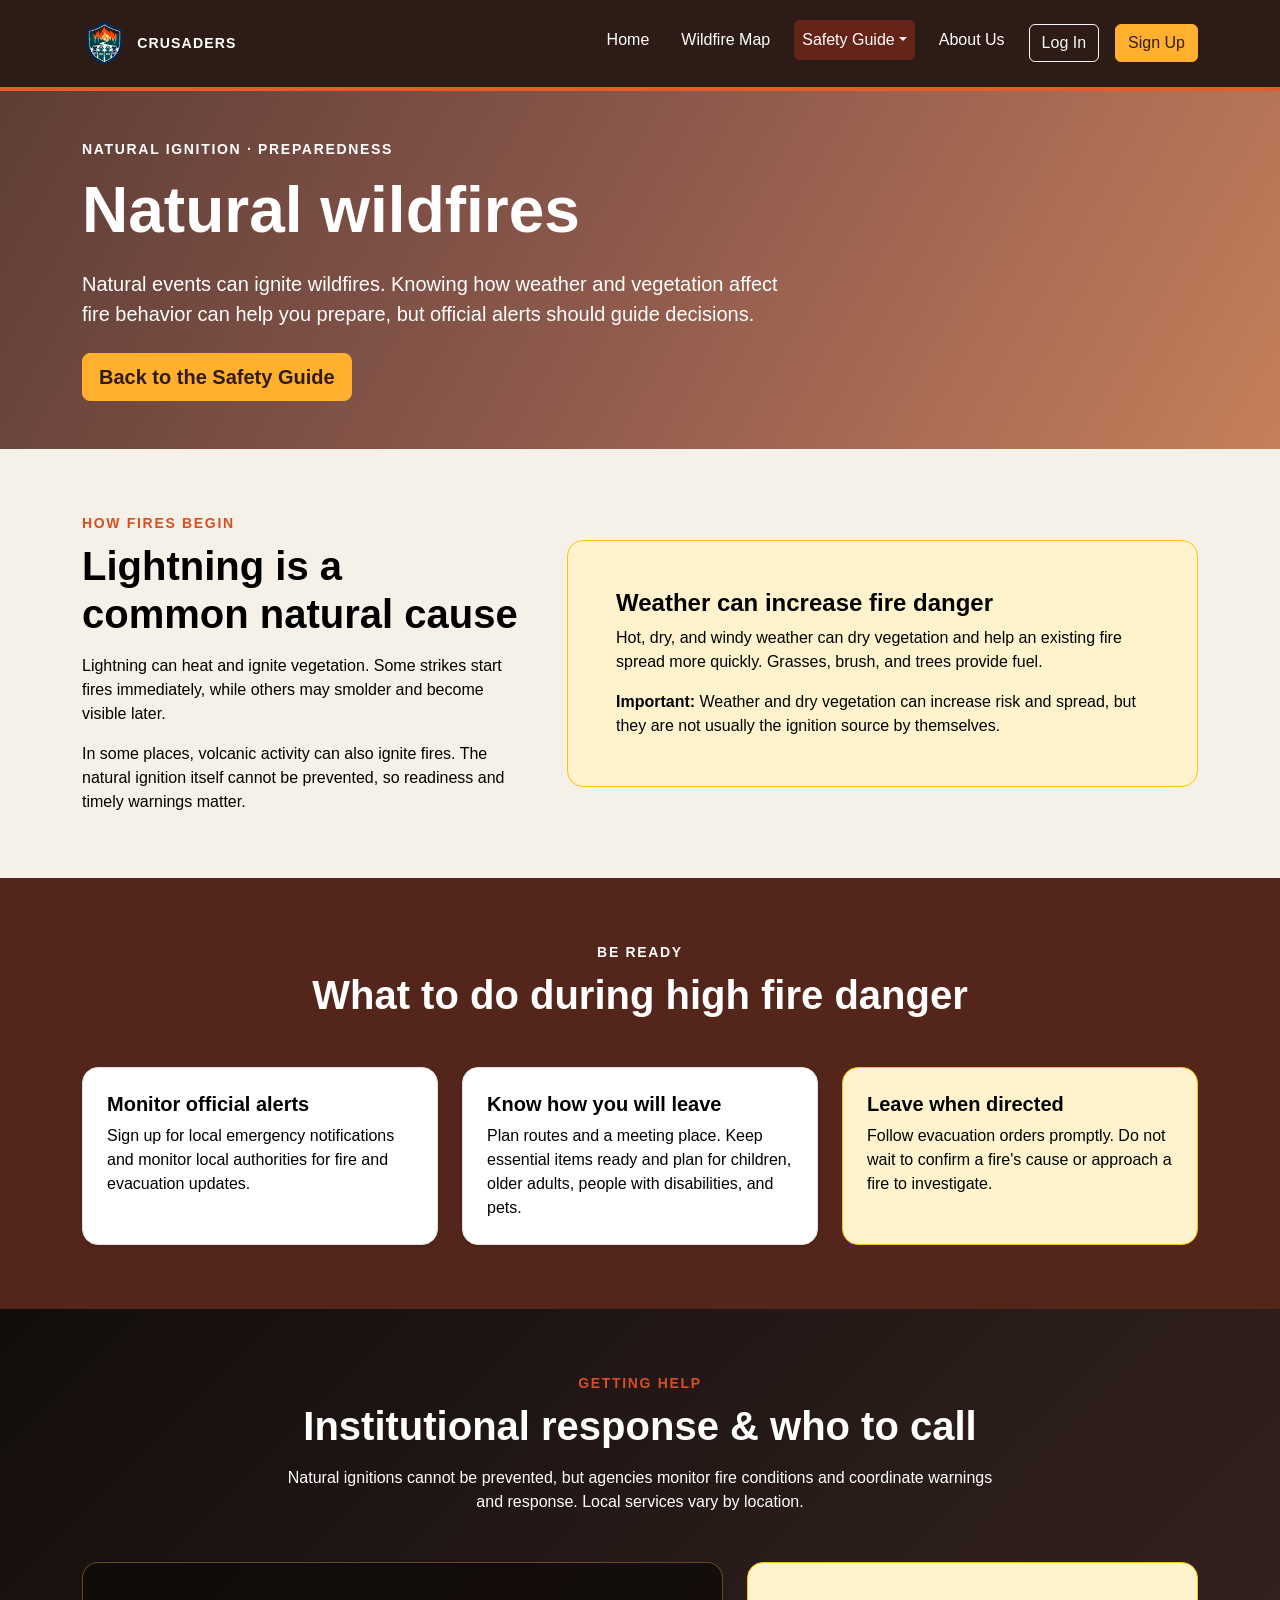
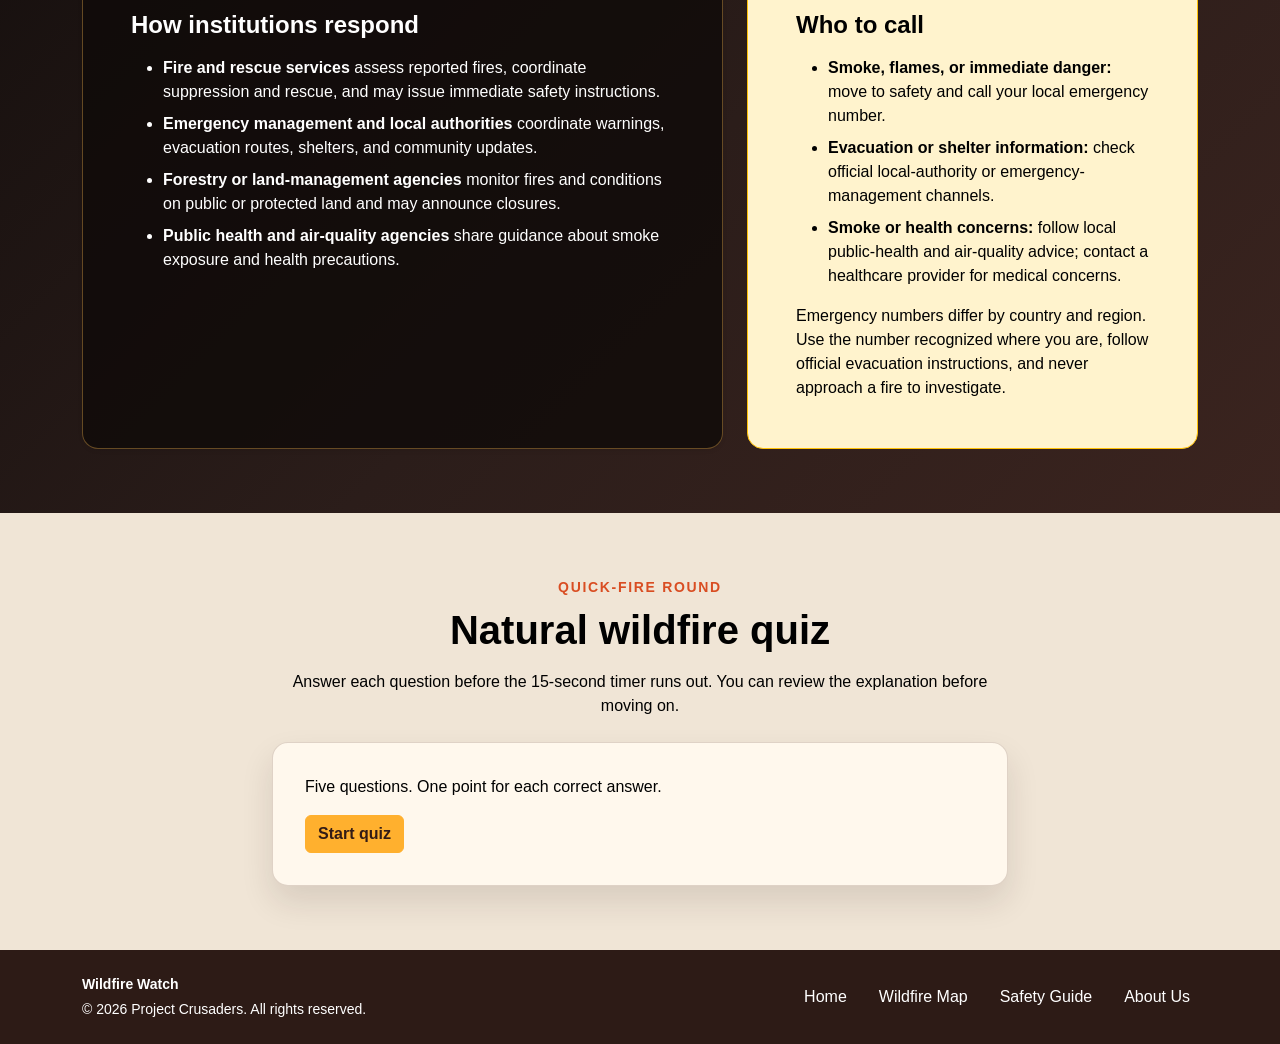
<file: Pages/natural-wildfires.html>
<!DOCTYPE html>
<html lang="en">
<head>
  <meta charset="UTF-8">
  <meta name="viewport" content="width=device-width, initial-scale=1">
  <meta name="description" content="Learn how lightning and other natural events can ignite wildfires and how to stay prepared.">
  <title>Natural Wildfires | Project Crusaders</title>
  <link href="https://cdn.jsdelivr.net/npm/bootstrap@5.3.3/dist/css/bootstrap.min.css" rel="stylesheet">
  <link rel="stylesheet" href="../style.css">
  <link rel="icon" type="image/png" href="../Photo/bgremoved.png">
</head>
<body>
  <nav class="navbar navbar-expand-lg navbar-dark site-navbar sticky-top py-3">
    <div class="container">
      <a class="navbar-brand d-inline-flex align-items-center fw-bold text-uppercase" href="../index.html">
        <img class="navbar-logo img-fluid" src="../Photo/bgremoved.png" alt="Project Crusaders logo">
        <span class="brand-name d-flex flex-column"><span class="brand-crusaders">Crusaders</span></span>
      </a>
      <button class="navbar-toggler" type="button" data-bs-toggle="collapse" data-bs-target="#mainNav" aria-controls="mainNav" aria-expanded="false" aria-label="Toggle navigation">
        <span class="navbar-toggler-icon"></span>
      </button>
      <div class="collapse navbar-collapse pt-3 pt-lg-0" id="mainNav">
        <ul class="navbar-nav ms-auto mb-2 mb-lg-0 gap-1 gap-lg-3">
          <li class="nav-item"><a class="nav-link" href="../index.html">Home</a></li>
          <li class="nav-item"><a class="nav-link" href="wildfire-map.html">Wildfire Map</a></li>
          <li class="nav-item dropdown">
            <a class="nav-link dropdown-toggle active" href="safety-guide.html" data-bs-toggle="dropdown">Safety Guide</a>
            <ul class="dropdown-menu">
              <li><a class="dropdown-item" href="safety-guide.html">Safety Guide overview</a></li>
              <li><a class="dropdown-item" href="causes-consequences.html">Causes and consequences</a></li>
              <li><a class="dropdown-item" href="human-caused-wildfires.html">Wildfires caused by humans</a></li>
              <li><a class="dropdown-item active" aria-current="page" href="natural-wildfires.html">Natural wildfires</a></li>
            </ul>
          </li>
          <li class="nav-item"><a class="nav-link" href="about_us.html">About Us</a></li>
          <li class="nav-item d-flex align-items-center"><button class="btn btn-outline-light my-1 text-nowrap" type="button" data-account-action="login">Log In</button></li>
          <li class="nav-item d-flex align-items-center"><button class="btn btn-warning my-1 text-nowrap" type="button" data-account-action="signup">Sign Up</button></li>
        </ul>
      </div>
    </div>
  </nav>

  <main>
    <header class="hero" id="safety-hero">
      <div class="container py-5 py-lg-5">
        <p class="section-label text-uppercase fw-bold mb-3">NATURAL IGNITION · PREPAREDNESS</p>
        <h1 class="display-3 fw-bold mb-4 text-white">Natural wildfires</h1>
        <p class="lead hero-copy text-white mb-4">Natural events can ignite wildfires. Knowing how weather and vegetation affect fire behavior can help you prepare, but official alerts should guide decisions.</p>
        <a class="btn btn-warning btn-lg fw-bold" href="safety-guide.html">Back to the Safety Guide</a>
      </div>
    </header>

    <section class="py-5">
      <div class="container py-lg-3">
        <div class="row align-items-center g-4 g-lg-5">
          <div class="col-lg-5">
            <p class="section-label text-uppercase fw-bold mb-2">HOW FIRES BEGIN</p>
            <h2 class="display-6 fw-bold mb-3">Lightning is a common natural cause</h2>
            <p>Lightning can heat and ignite vegetation. Some strikes start fires immediately, while others may smolder and become visible later.</p>
            <p class="mb-0">In some places, volcanic activity can also ignite fires. The natural ignition itself cannot be prevented, so readiness and timely warnings matter.</p>
          </div>
          <div class="col-lg-7">
            <div class="bg-warning-subtle border border-warning rounded-4 p-4 p-lg-5">
              <h3 class="h4 fw-bold">Weather can increase fire danger</h3>
              <p>Hot, dry, and windy weather can dry vegetation and help an existing fire spread more quickly. Grasses, brush, and trees provide fuel.</p>
              <p class="mb-0"><strong>Important:</strong> Weather and dry vegetation can increase risk and spread, but they are not usually the ignition source by themselves.</p>
            </div>
          </div>
        </div>
      </div>
    </section>

    <section class="py-5" id="during-fire">
      <div class="container py-lg-3">
        <div class="text-center mb-5">
          <p class="section-label text-uppercase fw-bold mb-2">BE READY</p>
          <h2 class="display-6 fw-bold mb-3">What to do during high fire danger</h2>
        </div>
        <div class="row g-4">
          <div class="col-md-4">
            <article class="h-100 bg-white border rounded-4 p-4 shadow-sm">
              <h3 class="h5 fw-bold">Monitor official alerts</h3>
              <p class="mb-0">Sign up for local emergency notifications and monitor local authorities for fire and evacuation updates.</p>
            </article>
          </div>
          <div class="col-md-4">
            <article class="h-100 bg-white border rounded-4 p-4 shadow-sm">
              <h3 class="h5 fw-bold">Know how you will leave</h3>
              <p class="mb-0">Plan routes and a meeting place. Keep essential items ready and plan for children, older adults, people with disabilities, and pets.</p>
            </article>
          </div>
          <div class="col-md-4">
            <article class="h-100 bg-warning-subtle border border-warning rounded-4 p-4">
              <h3 class="h5 fw-bold">Leave when directed</h3>
              <p class="mb-0">Follow evacuation orders promptly. Do not wait to confirm a fire's cause or approach a fire to investigate.</p>
            </article>
          </div>
        </div>
      </div>
    </section>

    <section class="py-5" id="institutional-response">
      <div class="container py-lg-3">
        <div class="text-center mb-5">
          <p class="section-label text-uppercase fw-bold mb-2">GETTING HELP</p>
          <h2 class="display-6 fw-bold mb-3">Institutional response &amp; who to call</h2>
          <p class="mx-auto hero-copy mb-0">Natural ignitions cannot be prevented, but agencies monitor fire conditions and coordinate warnings and response. Local services vary by location.</p>
        </div>
        <div class="row g-4">
          <div class="col-lg-7">
            <div class="card h-100 rounded-4 shadow-sm">
              <div class="card-body p-4 p-lg-5">
                <h3 class="h4 fw-bold mb-3">How institutions respond</h3>
                <ul class="mb-0">
                  <li class="mb-2"><strong>Fire and rescue services</strong> assess reported fires, coordinate suppression and rescue, and may issue immediate safety instructions.</li>
                  <li class="mb-2"><strong>Emergency management and local authorities</strong> coordinate warnings, evacuation routes, shelters, and community updates.</li>
                  <li class="mb-2"><strong>Forestry or land-management agencies</strong> monitor fires and conditions on public or protected land and may announce closures.</li>
                  <li><strong>Public health and air-quality agencies</strong> share guidance about smoke exposure and health precautions.</li>
                </ul>
              </div>
            </div>
          </div>
          <div class="col-lg-5">
            <div class="card h-100 rounded-4 border-warning bg-warning-subtle natural-wildfire-who-to-call">
              <div class="card-body p-4 p-lg-5">
                <h3 class="h4 fw-bold mb-3">Who to call</h3>
                <ul class="mb-3">
                  <li class="mb-2"><strong>Smoke, flames, or immediate danger:</strong> move to safety and call your local emergency number.</li>
                  <li class="mb-2"><strong>Evacuation or shelter information:</strong> check official local-authority or emergency-management channels.</li>
                  <li><strong>Smoke or health concerns:</strong> follow local public-health and air-quality advice; contact a healthcare provider for medical concerns.</li>
                </ul>
                <p class="mb-0 natural-wildfire-contact-note">Emergency numbers differ by country and region. Use the number recognized where you are, follow official evacuation instructions, and never approach a fire to investigate.</p>
              </div>
            </div>
          </div>
        </div>
      </div>
    </section>

    <section class="py-5 quiz-section" id="natural-wildfire-quiz">
      <div class="container py-lg-3">
        <div class="text-center mb-4">
          <p class="section-label text-uppercase fw-bold mb-2">QUICK-FIRE ROUND</p>
          <h2 class="display-6 fw-bold mb-3">Natural wildfire quiz</h2>
          <p class="mx-auto hero-copy mb-0">Answer each question before the 15-second timer runs out. You can review the explanation before moving on.</p>
        </div>
        <div class="timed-quiz mx-auto" data-timed-quiz="natural">
          <div class="quiz-intro">
            <p class="mb-3">Five questions. One point for each correct answer.</p>
            <button class="btn btn-warning fw-bold quiz-start" type="button">Start quiz</button>
          </div>
          <div class="quiz-round" hidden>
            <div class="d-flex justify-content-between align-items-center gap-3 mb-2">
              <span class="quiz-progress-label fw-semibold"></span>
              <span class="quiz-timer fw-bold" aria-label="Time remaining"><span class="quiz-seconds">15</span>s</span>
            </div>
            <div class="progress quiz-progress mb-4" role="progressbar" aria-label="Time remaining" aria-valuemin="0" aria-valuemax="15" aria-valuenow="15">
              <div class="progress-bar"></div>
            </div>
            <h3 class="h4 fw-bold quiz-question" tabindex="-1"></h3>
            <div class="quiz-options d-grid gap-2" role="group" aria-label="Answer choices"></div>
            <p class="quiz-feedback mt-3 mb-0" role="status" aria-live="polite"></p>
            <button class="btn btn-warning fw-bold quiz-next mt-3" type="button" hidden>Next question</button>
          </div>
          <div class="quiz-results" hidden>
            <h3 class="h4 fw-bold">Quiz complete!</h3>
            <p class="quiz-score mb-3"></p>
            <button class="btn btn-warning fw-bold quiz-restart" type="button">Try again</button>
          </div>
        </div>
      </div>
    </section>
  </main>

  <footer class="site-footer py-4 text-light">
    <div class="container">
      <div class="row align-items-center gy-3">
        <div class="col-md-6 text-center text-md-start">
          <p class="mb-1 fw-semibold">Wildfire Watch</p>
          <p class="text-white mb-0">© 2026 Project Crusaders. All rights reserved.</p>
        </div>
        <div class="col-md-6">
          <ul class="nav justify-content-center justify-content-md-end gap-2 gap-sm-3 row-gap-2 row-gap-sm-1">
            <li class="nav-item"><a class="nav-link rounded-1 py-1 px-2" href="../index.html">Home</a></li>
            <li class="nav-item"><a class="nav-link rounded-1 py-1 px-2" href="wildfire-map.html">Wildfire Map</a></li>
            <li class="nav-item"><a class="nav-link rounded-1 py-1 px-2" href="safety-guide.html">Safety Guide</a></li>
            <li class="nav-item"><a class="nav-link rounded-1 py-1 px-2" href="about_us.html">About Us</a></li>
          </ul>
        </div>
      </div>
    </div>
  </footer>



  <!-- Bootstrap handles the navigation menus and details window. -->
  <script src="https://cdn.jsdelivr.net/npm/bootstrap@5.3.3/dist/js/bootstrap.bundle.min.js"></script>
  <script src="main.js"></script>
</body>
</html>
</file>
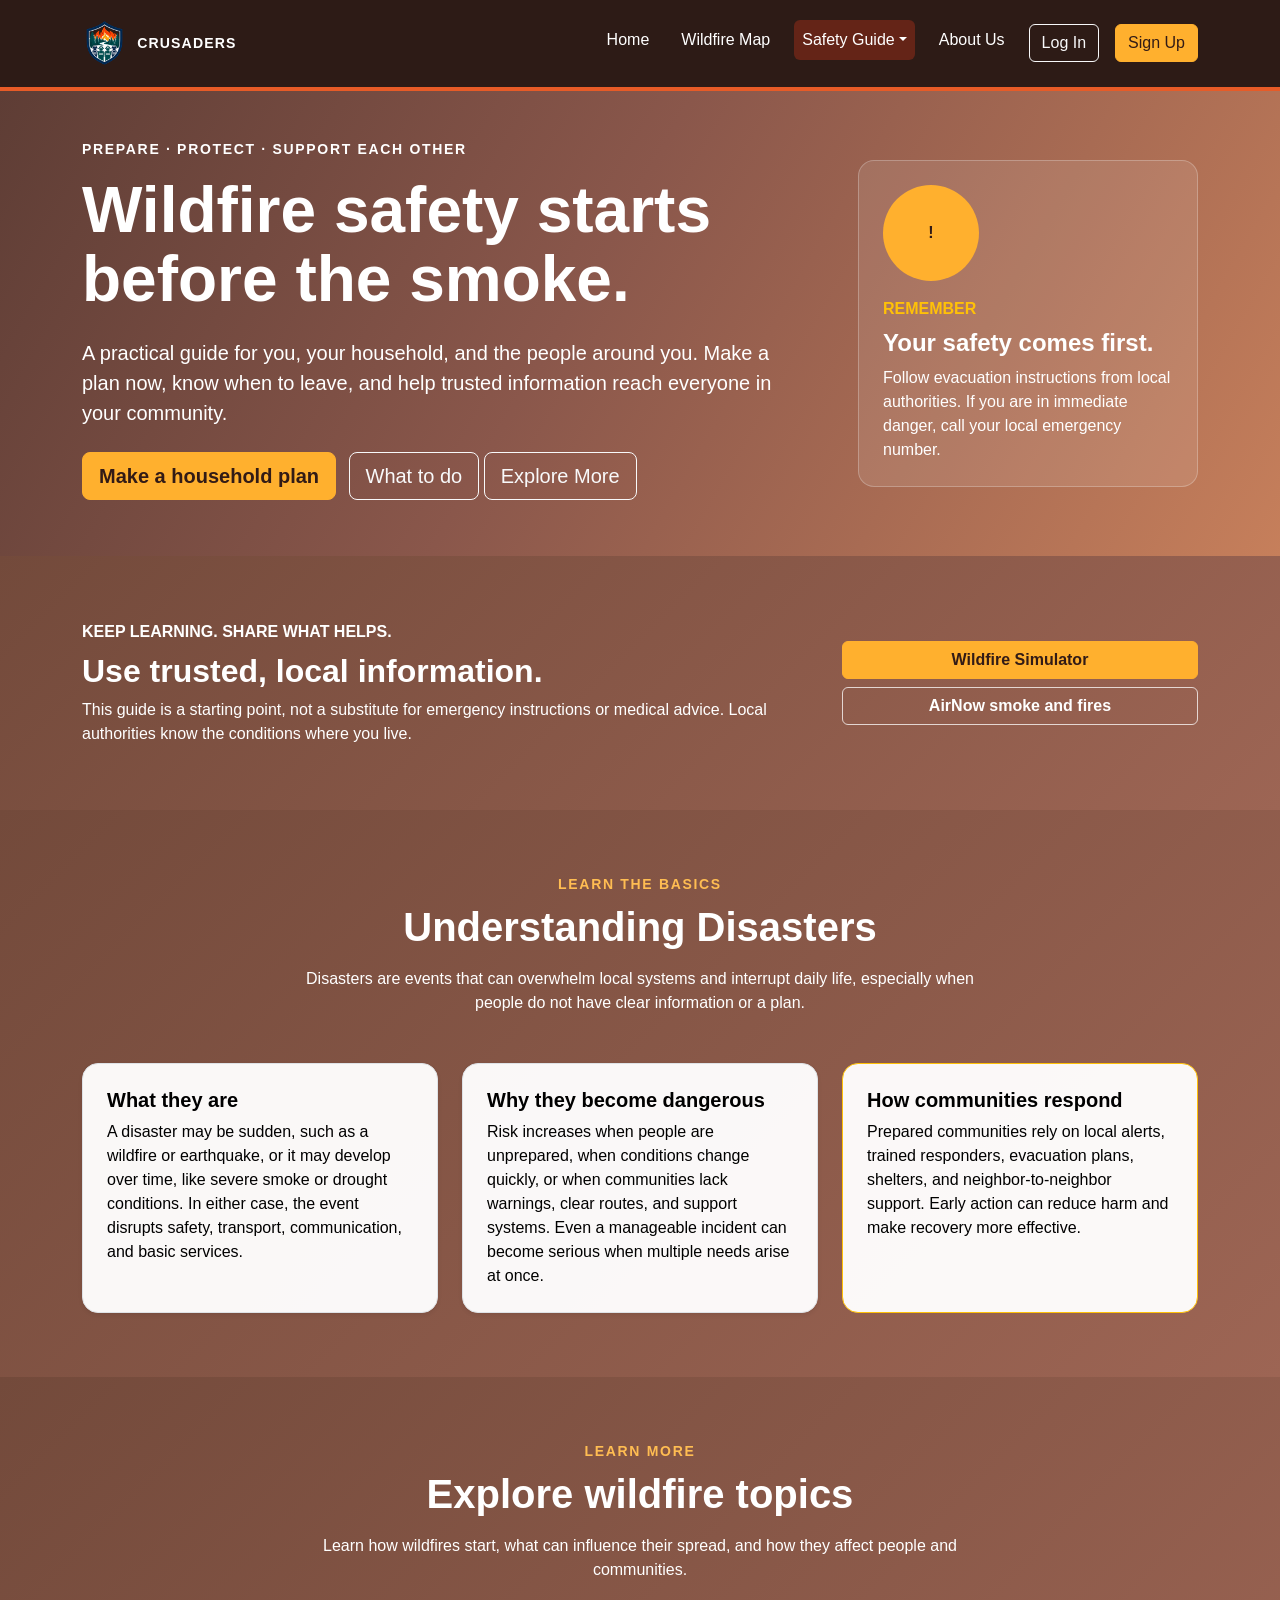
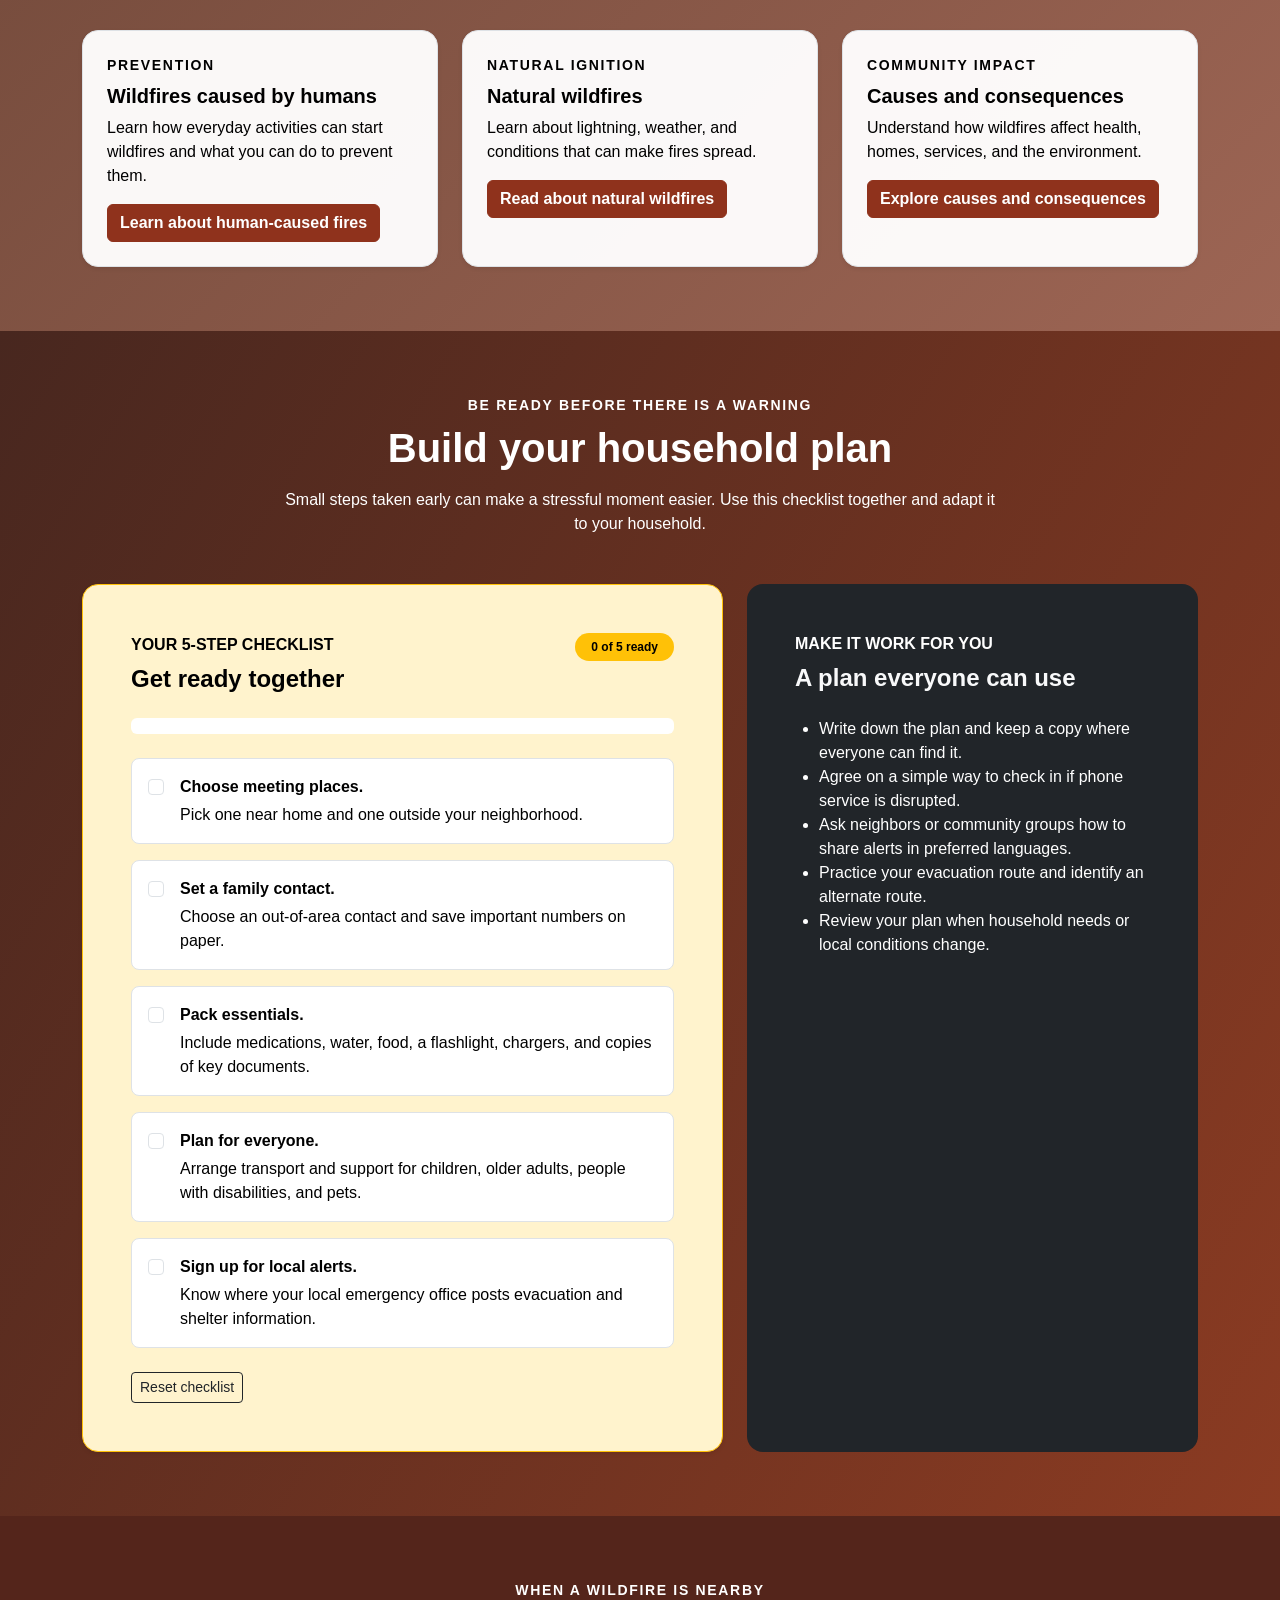
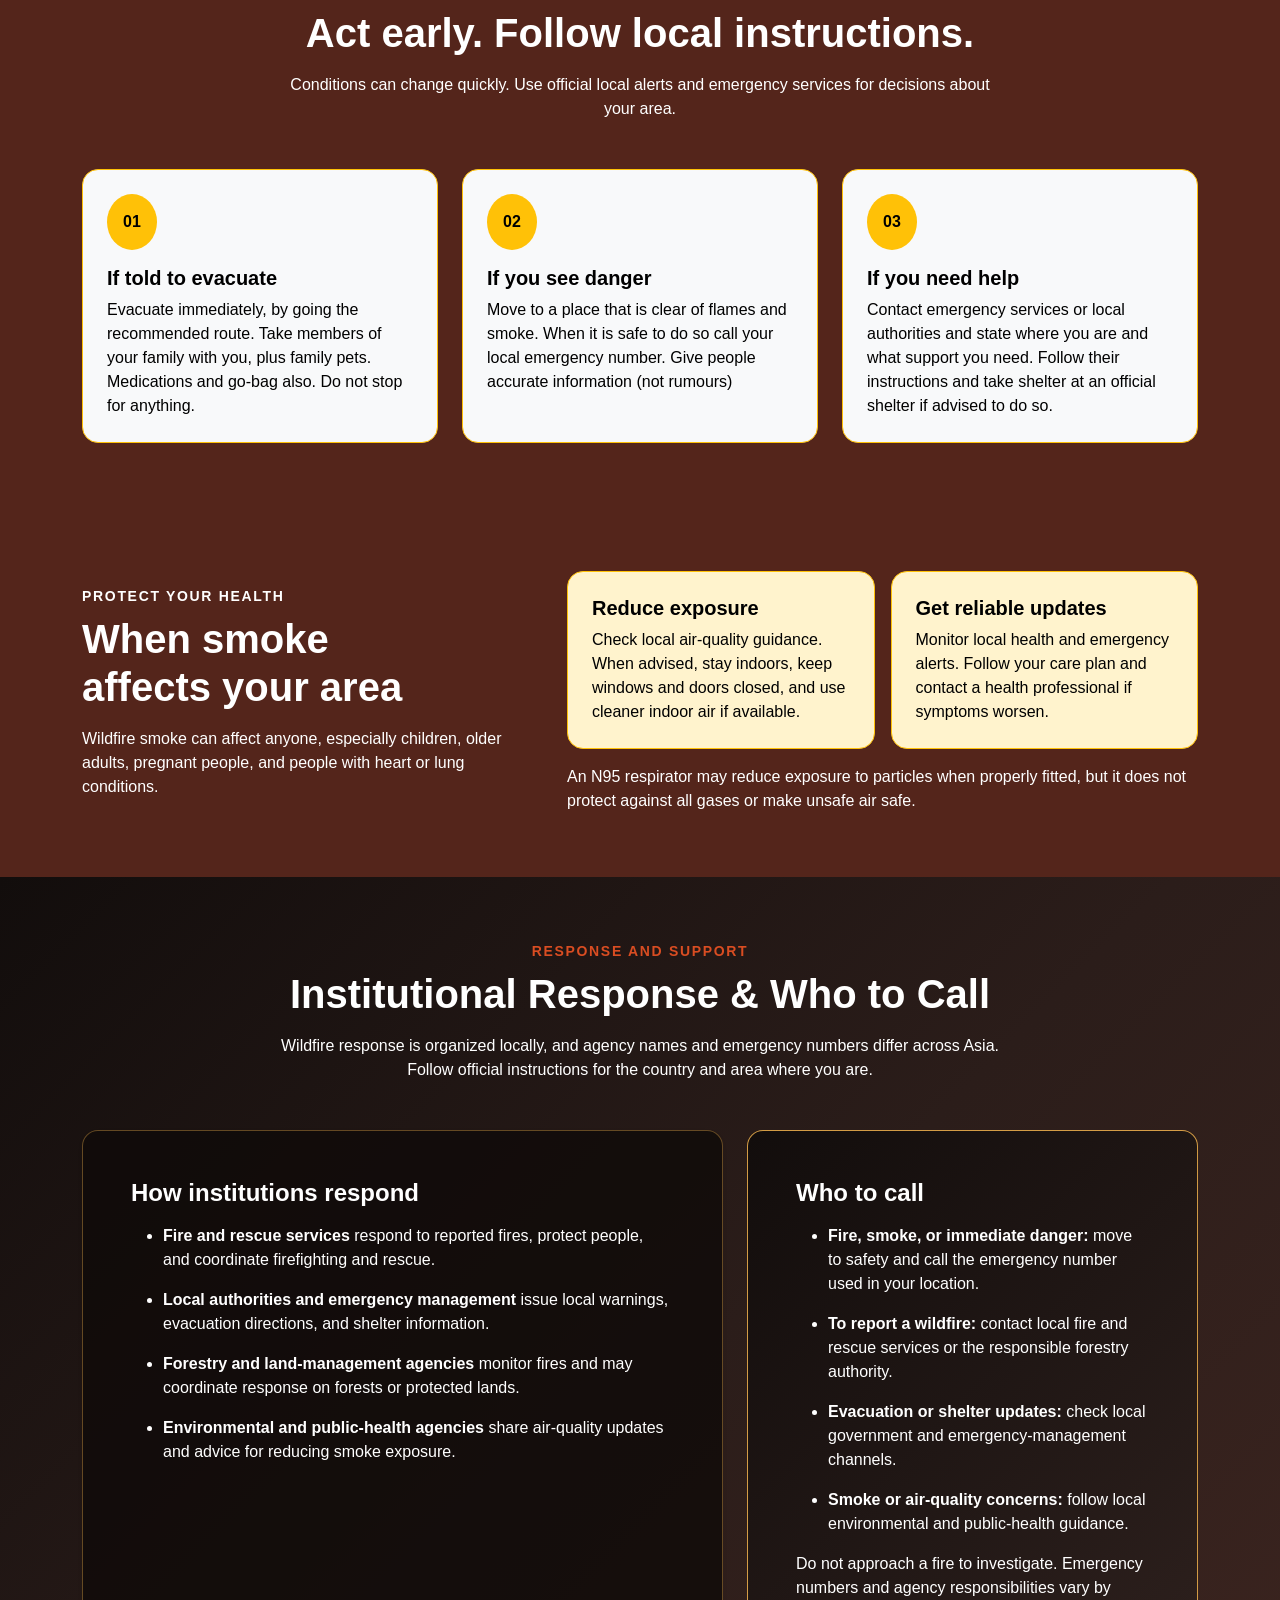
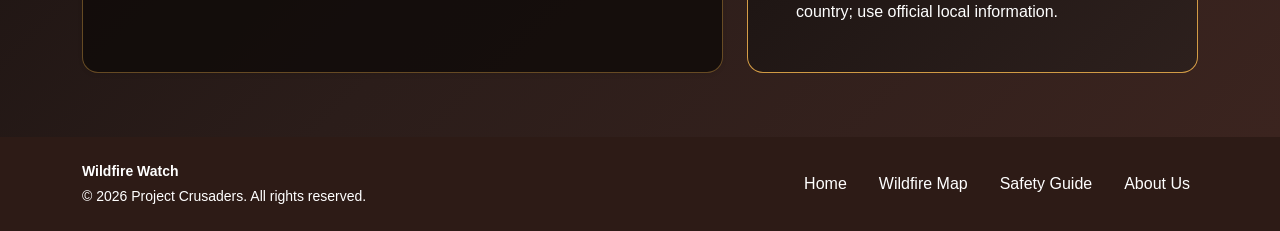
<file: Pages/safety-guide.html>
<!DOCTYPE html>
<html lang="en">
<head>
  <meta charset="UTF-8">
  <meta name="viewport" content="width=device-width, initial-scale=1">
  <meta name="description" content="Practical wildfire preparation, evacuation, and smoke-safety guidance for individuals, families, and Asian communities.">
  <title>Wildfire Safety Guide | Project Crusaders</title>
  <link href="https://cdn.jsdelivr.net/npm/bootstrap@5.3.3/dist/css/bootstrap.min.css" rel="stylesheet">
  <link rel="stylesheet" href="../style.css">
  <link rel="icon" type="image/png" href="../Photo/bgremoved.png">
</head>
<body>
  <nav class="navbar navbar-expand-lg navbar-dark site-navbar sticky-top py-3">
    <div class="container">
      <a class="navbar-brand d-inline-flex align-items-center fw-bold text-uppercase" href="../index.html">
        <img class="navbar-logo img-fluid" src="../Photo/bgremoved.png" alt="Project Crusaders logo">
        <span class="brand-name d-flex flex-column">
          <span class="brand-crusaders">Crusaders</span>
        </span>
      </a>
      <button class="navbar-toggler" type="button" data-bs-toggle="collapse" data-bs-target="#mainNav" aria-controls="mainNav" aria-expanded="false" aria-label="Toggle navigation">
        <span class="navbar-toggler-icon"></span>
      </button>
      <div class="collapse navbar-collapse pt-3 pt-lg-0" id="mainNav">
        <ul class="navbar-nav ms-auto mb-2 mb-lg-0 gap-1 gap-lg-3">
          <li class="nav-item"><a class="nav-link" href="../index.html">Home</a></li>
          <li class="nav-item"><a class="nav-link" href="wildfire-map.html">Wildfire Map</a></li>
          <li class="nav-item dropdown">
            <a class="nav-link dropdown-toggle active" aria-current="page" href="safety-guide.html" data-bs-toggle="dropdown">Safety Guide</a>
            <ul class="dropdown-menu">
              <li><a class="dropdown-item active" href="safety-guide.html">Safety Guide overview</a></li>
              <li><a class="dropdown-item" href="causes-consequences.html">Causes and consequences</a></li>
              <li><a class="dropdown-item" href="human-caused-wildfires.html">Wildfires caused by humans</a></li>
              <li><a class="dropdown-item" href="natural-wildfires.html">Natural wildfires</a></li>
            </ul>
          </li>
          <li class="nav-item"><a class="nav-link" href="about_us.html">About Us</a></li>
          <li class="nav-item d-flex align-items-center"><button class="btn btn-outline-light my-1 text-nowrap" type="button" data-account-action="login">Log In</button></li>
          <li class="nav-item d-flex align-items-center"><button class="btn btn-warning my-1 text-nowrap" type="button" data-account-action="signup">Sign Up</button></li>
        </ul>
      </div>
    </div>
  </nav>

  <main>
    <header class="hero" id="safety-hero">
      <div class="container py-5 py-lg-5">
        <div class="row align-items-center g-4 g-lg-5">
          <div class="col-lg-8">
            <p class="section-label text-uppercase fw-bold mb-3">PREPARE · PROTECT · SUPPORT EACH OTHER</p>
            <h1 class="display-3 fw-bold mb-4 text-white">Wildfire safety starts <span class="text-white">before the smoke.</span></h1>
            <p class="lead hero-copy text-white mb-4">
              A practical guide for you, your household, and the people around you. Make a plan now, know when to leave, and help trusted information reach everyone in your community.
            </p>
            <a class="btn btn-warning btn-lg fw-bold me-2 mb-2" href="#prepare">Make a household plan</a>
            <a class="btn btn-outline-light btn-lg mb-2" href="#during-fire">What to do</a>
            <a class="btn btn-outline-light btn-lg mb-2" href="#wildfire-topics">Explore More</a>
          </div>
          <div class="col-lg-4">
            <aside class="bg-white bg-opacity-10 border border-light border-opacity-25 p-4 rounded-4">
              <span class="about-icon d-inline-flex align-items-center justify-content-center rounded-circle fw-bold mb-3">!</span>
              <p class="text-uppercase fw-bold text-warning mb-2">Remember</p>
              <h2 class="h4 fw-bold mb-2 text-white">Your safety comes first.</h2>
              <p class="text-white-50 mb-0">Follow evacuation instructions from local authorities. If you are in immediate danger, call your local emergency number.</p>
            </aside>
          </div>
        </div>
      </div>
    </header>

    <section class="py-5 text-light dark-section" id="trusted-resources">
      <div class="container py-lg-3">
        <div class="row align-items-center g-4">
          <div class="col-lg-8">
            <p class="text-uppercase fw-bold text-warning mb-2">KEEP LEARNING. SHARE WHAT HELPS.</p>
            <h2 class="h2 fw-bold mb-2">Use trusted, local information.</h2>
            <p class="mb-0">This guide is a starting point, not a substitute for emergency instructions or medical advice. Local authorities know the conditions where you live.</p>
          </div>
          <div class="col-lg-4">
            <div class="d-grid gap-2">
              <a class="btn btn-warning fw-bold" href="https://wildfire.concord.org/" target="_blank" rel="noopener noreferrer">Wildfire Simulator</a>
              <a class="btn btn-outline-light fw-semibold" href="https://www.airnow.gov/wildfires/" target="_blank" rel="noopener noreferrer">AirNow smoke and fires</a>
            </div>
          </div>
        </div>
      </div>
    </section>

    <section class="py-5 dark-section">
      <div class="container py-lg-3">
        <div class="text-center mb-5">
          <p class="section-label text-uppercase fw-bold mb-2">LEARN THE BASICS</p>
          <h2 class="display-6 fw-bold mb-3">Understanding Disasters</h2>
          <p class="mx-auto hero-copy mb-0">Disasters are events that can overwhelm local systems and interrupt daily life, especially when people do not have clear information or a plan.</p>
        </div>
        <div class="row g-4">
          <div class="col-md-4">
            <article class="h-100 bg-white border rounded-4 p-4 shadow-sm">
              <h3 class="h5 fw-bold">What they are</h3>
              <p class="mb-0">A disaster may be sudden, such as a wildfire or earthquake, or it may develop over time, like severe smoke or drought conditions. In either case, the event disrupts safety, transport, communication, and basic services.</p>
            </article>
          </div>
          <div class="col-md-4">
            <article class="h-100 bg-white border rounded-4 p-4 shadow-sm">
              <h3 class="h5 fw-bold">Why they become dangerous</h3>
              <p class="mb-0">Risk increases when people are unprepared, when conditions change quickly, or when communities lack warnings, clear routes, and support systems. Even a manageable incident can become serious when multiple needs arise at once.</p>
            </article>
          </div>
          <div class="col-md-4">
            <article class="h-100 bg-warning-subtle border border-warning rounded-4 p-4">
              <h3 class="h5 fw-bold">How communities respond</h3>
              <p class="mb-0">Prepared communities rely on local alerts, trained responders, evacuation plans, shelters, and neighbor-to-neighbor support. Early action can reduce harm and make recovery more effective.</p>
            </article>
          </div>
        </div>
      </div>
    </section>

    <section class="py-5 dark-section" id="wildfire-topics">
      <div class="container py-lg-3">
        <div class="text-center mb-5">
          <p class="section-label text-uppercase fw-bold mb-2">LEARN MORE</p>
          <h2 class="display-6 fw-bold mb-3">Explore wildfire topics</h2>
          <p class="mx-auto hero-copy mb-0">Learn how wildfires start, what can influence their spread, and how they affect people and communities.</p>
        </div>
        <div class="row g-4">
          <div class="col-md-4">
            <div class="h-100 bg-white border rounded-4 p-4 shadow-sm">
              <p class="section-label text-uppercase fw-bold mb-2">PREVENTION</p>
              <h3 class="h5 fw-bold">Wildfires caused by humans</h3>
              <p>Learn how everyday activities can start wildfires and what you can do to prevent them.</p>
              <a class="btn btn-dark fw-semibold" href="human-caused-wildfires.html">Learn about human-caused fires</a>
            </div>
          </div>
          <div class="col-md-4">
            <div class="h-100 bg-white border rounded-4 p-4 shadow-sm">
              <p class="section-label text-uppercase fw-bold mb-2">NATURAL IGNITION</p>
              <h3 class="h5 fw-bold">Natural wildfires</h3>
              <p>Learn about lightning, weather, and conditions that can make fires spread.</p>
              <a class="btn btn-dark fw-semibold" href="natural-wildfires.html">Read about natural wildfires</a>
            </div>
          </div>
          <div class="col-md-4">
            <div class="h-100 bg-white border rounded-4 p-4 shadow-sm">
              <p class="section-label text-uppercase fw-bold mb-2">COMMUNITY IMPACT</p>
              <h3 class="h5 fw-bold">Causes and consequences</h3>
              <p>Understand how wildfires affect health, homes, services, and the environment.</p>
              <a class="btn btn-dark fw-semibold" href="causes-consequences.html">Explore causes and consequences</a>
            </div>
          </div>
        </div>
      </div>
    </section>

    <section class="py-5" id="prepare">
      <div class="container py-lg-3">
        <div class="text-center mb-5">
          <p class="section-label text-uppercase fw-bold mb-2">BE READY BEFORE THERE IS A WARNING</p>
          <h2 class="display-6 fw-bold mb-3">Build your household plan</h2>
          <p class="mx-auto hero-copy mb-0">Small steps taken early can make a stressful moment easier. Use this checklist together and adapt it to your household.</p>
        </div>

        <div class="row g-4 align-items-stretch">
          <div class="col-lg-7">
            <div class="card h-100 rounded-4 shadow-sm bg-warning-subtle border-warning">
              <div class="card-body p-4 p-lg-5">
                <div class="d-flex flex-wrap justify-content-between align-items-start gap-3 mb-4">
                  <div>
                    <p class="text-uppercase fw-bold text-danger mb-2">Your 5-step checklist</p>
                    <h3 class="h4 fw-bold mb-0">Get ready together</h3>
                  </div>
                  <span class="badge bg-warning text-dark rounded-pill px-3 py-2" id="checklist-count" aria-live="polite">0 of 5 ready</span>
                </div>
                <div class="progress bg-white mb-4" role="progressbar" aria-label="Household preparedness checklist progress" aria-valuemin="0" aria-valuemax="100" aria-valuenow="0">
                  <div class="progress-bar bg-warning" id="checklist-progress"></div>
                </div>
                <div>
                  <label class="d-flex align-items-start gap-3 p-3 mb-3 rounded-3 border bg-white">
                    <input class="form-check-input flex-shrink-0 mt-1" type="checkbox">
                    <span class="d-block"><strong class="d-block">Choose meeting places.</strong><span class="d-block text-secondary mt-1">Pick one near home and one outside your neighborhood.</span></span>
                  </label>
                  <label class="d-flex align-items-start gap-3 p-3 mb-3 rounded-3 border bg-white">
                    <input class="form-check-input flex-shrink-0 mt-1" type="checkbox">
                    <span class="d-block"><strong class="d-block">Set a family contact.</strong><span class="d-block text-secondary mt-1">Choose an out-of-area contact and save important numbers on paper.</span></span>
                  </label>
                  <label class="d-flex align-items-start gap-3 p-3 mb-3 rounded-3 border bg-white">
                    <input class="form-check-input flex-shrink-0 mt-1" type="checkbox">
                    <span class="d-block"><strong class="d-block">Pack essentials.</strong><span class="d-block text-secondary mt-1">Include medications, water, food, a flashlight, chargers, and copies of key documents.</span></span>
                  </label>
                  <label class="d-flex align-items-start gap-3 p-3 mb-3 rounded-3 border bg-white">
                    <input class="form-check-input flex-shrink-0 mt-1" type="checkbox">
                    <span class="d-block"><strong class="d-block">Plan for everyone.</strong><span class="d-block text-secondary mt-1">Arrange transport and support for children, older adults, people with disabilities, and pets.</span></span>
                  </label>
                  <label class="d-flex align-items-start gap-3 p-3 mb-0 rounded-3 border bg-white">
                    <input class="form-check-input flex-shrink-0 mt-1" type="checkbox">
                    <span class="d-block"><strong class="d-block">Sign up for local alerts.</strong><span class="d-block text-secondary mt-1">Know where your local emergency office posts evacuation and shelter information.</span></span>
                  </label>
                </div>
                <button class="btn btn-outline-dark btn-sm mt-4" id="reset-checklist" type="button">Reset checklist</button>
              </div>
            </div>
          </div>
          <div class="col-lg-5">
            <div class="bg-dark text-light h-100 rounded-4 p-4 p-lg-5">
              <p class="text-uppercase fw-bold text-warning mb-2">Make it work for you</p>
              <h3 class="h4 fw-bold text-light mb-4">A plan everyone can use</h3>
              <ul class="ps-4 text-white-50 mb-0">
                <li>Write down the plan and keep a copy where everyone can find it.</li>
                <li>Agree on a simple way to check in if phone service is disrupted.</li>
                <li>Ask neighbors or community groups how to share alerts in preferred languages.</li>
                <li>Practice your evacuation route and identify an alternate route.</li>
                <li>Review your plan when household needs or local conditions change.</li>
              </ul>
            </div>
          </div>
        </div>
      </div>
    </section>

    <section class="py-5" id="during-fire">
      <div class="container py-lg-3">
        <div class="text-center mb-5">
          <p class="section-label text-uppercase fw-bold mb-2">WHEN A WILDFIRE IS NEARBY</p>
          <h2 class="display-6 fw-bold mb-3">Act early. Follow local instructions.</h2>
          <p class="mx-auto hero-copy mb-0">Conditions can change quickly. Use official local alerts and emergency services for decisions about your area.</p>
        </div>
        <div class="row g-4">
          <div class="col-md-4">
            <div class="bg-light border border-warning h-100 rounded-4 p-4">
              <span class="rounded-circle d-inline-flex align-items-center justify-content-center fw-bold mb-3 bg-warning text-dark p-3">01</span>
              <h3 class="h5 fw-bold">If told to evacuate</h3>
              <p class="mb-0">Evacuate immediately, by going the recommended route. Take members of your family with you, plus family pets. Medications and go-bag also. Do not stop for anything.</p>
            </div>
          </div>
          <div class="col-md-4">
            <div class="bg-light border border-warning h-100 rounded-4 p-4">
              <span class="rounded-circle d-inline-flex align-items-center justify-content-center fw-bold mb-3 bg-warning text-dark p-3">02</span>
              <h3 class="h5 fw-bold">If you see danger</h3>
              <p class="mb-0">Move to a place that is clear of flames and smoke. When it is safe to do so call your local emergency number. Give people accurate information (not rumours)</p>
            </div>
          </div>
          <div class="col-md-4">
            <div class="bg-light border border-warning h-100 rounded-4 p-4">
              <span class="rounded-circle d-inline-flex align-items-center justify-content-center fw-bold mb-3 bg-warning text-dark p-3">03</span>
              <h3 class="h5 fw-bold">If you need help</h3>
              <p class="mb-0">Contact emergency services or local authorities and state where you are and what support you need. Follow their instructions and take shelter at an official shelter if advised to do so.</p>
            </div>
          </div>
        </div>
      </div>
    </section>

    <section class="py-5" id="smoke-safety">
      <div class="container py-lg-3">
        <div class="row align-items-center g-4 g-lg-5">
          <div class="col-lg-5">
            <p class="section-label text-warning text-uppercase fw-bold mb-2">PROTECT YOUR HEALTH</p>
            <h2 class="display-6 fw-bold mb-3">When smoke affects your area</h2>
            <p class="text-white-50 mb-0">Wildfire smoke can affect anyone, especially children, older adults, pregnant people, and people with heart or lung conditions.</p>
          </div>
          <div class="col-lg-7">
            <div class="row g-3">
              <div class="col-sm-6">
                <div class="h-100 rounded-4 p-4 bg-warning-subtle border border-warning">
                  <h3 class="h5 fw-bold">Reduce exposure</h3>
                  <p class="text-secondary mb-0">Check local air-quality guidance. When advised, stay indoors, keep windows and doors closed, and use cleaner indoor air if available.</p>
                </div>
              </div>
              <div class="col-sm-6">
                <div class="h-100 rounded-4 p-4 bg-warning-subtle border border-warning">
                  <h3 class="h5 fw-bold">Get reliable updates</h3>
                  <p class="text-secondary mb-0">Monitor local health and emergency alerts. Follow your care plan and contact a health professional if symptoms worsen.</p>
                </div>
              </div>
            </div>
            <p class="text-white-50 mt-3 mb-0">An N95 respirator may reduce exposure to particles when properly fitted, but it does not protect against all gases or make unsafe air safe.</p>
          </div>
        </div>
      </div>
    </section>

    <section class="py-5" id="institutional-response">
      <div class="container py-lg-3">
        <div class="text-center mb-5">
          <p class="section-label text-uppercase fw-bold mb-2">RESPONSE AND SUPPORT</p>
          <h2 class="display-6 fw-bold mb-3">Institutional Response &amp; Who to Call</h2>
          <p class="mx-auto hero-copy mb-0">Wildfire response is organized locally, and agency names and emergency numbers differ across Asia. Follow official instructions for the country and area where you are.</p>
        </div>
        <div class="row g-4">
          <div class="col-lg-7">
            <div class="card h-100 rounded-4 shadow-sm">
              <div class="card-body p-4 p-lg-5">
                <h3 class="h4 fw-bold mb-3">How institutions respond</h3>
                <ul class="mb-0">
                  <li class="mb-3"><strong>Fire and rescue services</strong> respond to reported fires, protect people, and coordinate firefighting and rescue.</li>
                  <li class="mb-3"><strong>Local authorities and emergency management</strong> issue local warnings, evacuation directions, and shelter information.</li>
                  <li class="mb-3"><strong>Forestry and land-management agencies</strong> monitor fires and may coordinate response on forests or protected lands.</li>
                  <li><strong>Environmental and public-health agencies</strong> share air-quality updates and advice for reducing smoke exposure.</li>
                </ul>
              </div>
            </div>
          </div>
          <div class="col-lg-5">
            <div class="card h-100 rounded-4 border-warning dark-panel">
              <div class="card-body p-4 p-lg-5">
                <h3 class="h4 fw-bold mb-3">Who to call</h3>
                <ul class="mb-3">
                  <li class="mb-3"><strong>Fire, smoke, or immediate danger:</strong> move to safety and call the emergency number used in your location.</li>
                  <li class="mb-3"><strong>To report a wildfire:</strong> contact local fire and rescue services or the responsible forestry authority.</li>
                  <li class="mb-3"><strong>Evacuation or shelter updates:</strong> check local government and emergency-management channels.</li>
                  <li><strong>Smoke or air-quality concerns:</strong> follow local environmental and public-health guidance.</li>
                </ul>
                <p class="mb-0">Do not approach a fire to investigate. Emergency numbers and agency responsibilities vary by country; use official local information.</p>
              </div>
            </div>
          </div>
        </div>
      </div>
    </section>


  </main>

  <footer class="site-footer py-4 text-light">
    <div class="container">
      <div class="row align-items-center gy-3">
        <div class="col-md-6 text-center text-md-start">
          <p class="mb-1 fw-semibold">Wildfire Watch</p>
          <p class="text-white mb-0">© 2026 Project Crusaders. All rights reserved.</p>
        </div>
        <div class="col-md-6">
          <ul class="nav justify-content-center justify-content-md-end gap-2 gap-sm-3 row-gap-2 row-gap-sm-1">
            <li class="nav-item"><a class="nav-link rounded-1 py-1 px-2" href="../index.html">Home</a></li>
            <li class="nav-item"><a class="nav-link rounded-1 py-1 px-2" href="wildfire-map.html">Wildfire Map</a></li>
            <li class="nav-item"><a class="nav-link rounded-1 py-1 px-2" href="safety-guide.html">Safety Guide</a></li>
            <li class="nav-item"><a class="nav-link rounded-1 py-1 px-2" href="about_us.html">About Us</a></li>
          </ul>
        </div>
      </div>
    </div>
  </footer>



  <!-- Bootstrap handles the navigation menus and details window. -->
  <script src="https://cdn.jsdelivr.net/npm/bootstrap@5.3.3/dist/js/bootstrap.bundle.min.js"></script>
  <script src="main.js"></script>
</body>
</html>
</file>
<file: style.css>
html {
  --crusaders-cream: #fff8ed;
  --crusaders-ink: #000000;
  --crusaders-brown: #2d1b16;
  --crusaders-deep: #51271b;
  --crusaders-orange: #e75b27;
  --crusaders-gold: #ffbd52;
  scroll-behavior: smooth;
}

body {
  background-color: #f6f1e8;
  color: #000000;
  font-family: Arial, Helvetica, sans-serif;
}

.scroll-reveal {
  opacity: 0;
  transform: translateX(var(--reveal-x, 0)) translateY(0.5rem) rotateY(var(--reveal-flip, 0deg));
  transform-origin: center;
  transition:
    opacity 520ms ease var(--reveal-delay, 0ms),
    transform 620ms cubic-bezier(0.2, 0.7, 0.2, 1) var(--reveal-delay, 0ms);
}

.scroll-reveal.is-revealed {
  opacity: 1;
  transform: translateX(0) translateY(0) rotateY(0);
}

.quiz-section {
  background: #f0e5d6;
}

.timed-quiz {
  background: #fff8ed;
  border: 1px solid rgba(81, 39, 27, 0.18);
  border-radius: 1rem;
  box-shadow: 0 1rem 2rem rgba(45, 27, 22, 0.12);
  max-width: 46rem;
  padding: clamp(1.25rem, 4vw, 2rem);
}

.timed-quiz [hidden] {
  display: none !important;
}

.quiz-timer {
  color: var(--crusaders-deep);
  font-variant-numeric: tabular-nums;
}

.quiz-timer.is-urgent {
  color: #b42318;
}

.quiz-progress {
  height: 0.65rem;
}

.quiz-progress .progress-bar {
  background-color: var(--crusaders-orange);
  transition: width 900ms linear;
}

.quiz-choice {
  min-height: 3rem;
  white-space: normal;
}

.quiz-choice:hover:not(:disabled),
.quiz-choice:focus-visible:not(:disabled) {
  background: #f0e5d6;
  border-color: var(--crusaders-orange);
  color: var(--crusaders-ink);
}

.quiz-choice.is-correct,
.quiz-choice.is-correct:disabled {
  background: #d1e7dd;
  border-color: #198754;
  color: #0f5132;
  opacity: 1;
}

.quiz-choice.is-incorrect,
.quiz-choice.is-incorrect:disabled {
  background: #f8d7da;
  border-color: #dc3545;
  color: #842029;
  opacity: 1;
}

.quiz-feedback.is-correct {
  color: #146c43;
}

.quiz-feedback.is-incorrect {
  color: #b42318;
}

body.page-transition-leaving main {
  opacity: 0;
  transform: translateX(-1rem);
  transition: opacity 220ms ease, transform 220ms ease;
}

.site-navbar,
.site-footer {
  background-color: var(--crusaders-brown);
  color: #ffffff;
}

.site-navbar {
  border-bottom: 4px solid var(--crusaders-orange);
}

.site-navbar .navbar-brand,
.site-footer .nav-link {
  color: #ffffff;
}

.site-navbar .navbar-brand {
  gap: 0.65rem;
  letter-spacing: 1px;
}

.site-navbar .navbar-logo {
  height: 2.8rem;
  object-fit: contain;
  width: 2.8rem;
}

.site-navbar .brand-name {
  line-height: 1;
}

.site-navbar .brand-project {
  font-size: 1.15rem;
}

.site-navbar .brand-crusaders {
  font-size: 0.88rem;
  letter-spacing: 0.08em;
}

.site-footer p,
.section-label {
  font-size: 0.875rem;
}

.site-navbar .nav-link {
  border-radius: 0.375rem;
  color: #ffffff;
  padding: 0.5rem 0.75rem;
  transition: background-color 180ms ease, color 180ms ease, transform 180ms ease;
}

.account-dialog-backdrop {
  align-items: center;
  background: rgba(15, 10, 9, 0.72);
  display: flex;
  inset: 0;
  justify-content: center;
  opacity: 0;
  padding: 1rem;
  position: fixed;
  transition: opacity 220ms ease;
  visibility: hidden;
  z-index: 1090;
}

.account-dialog-backdrop.is-visible {
  opacity: 1;
  visibility: visible;
}

body.account-dialog-open {
  overflow: hidden;
}

.account-dialog {
  background: var(--crusaders-cream);
  border: 2px solid var(--crusaders-gold);
  border-radius: 1rem;
  box-shadow: 0 1.5rem 4rem rgba(0, 0, 0, 0.4);
  color: var(--crusaders-ink);
  max-width: 28rem;
  padding: 2rem;
  transform: translateY(1.25rem) scale(0.97);
  transition: transform 220ms ease;
  width: 100%;
}

.account-dialog-backdrop.is-visible .account-dialog {
  transform: translateY(0) scale(1);
}

.account-dialog-close {
  align-items: center;
  background: transparent;
  border: 0;
  color: var(--crusaders-brown);
  display: inline-flex;
  font-size: 1.75rem;
  height: 2.5rem;
  justify-content: center;
  line-height: 1;
  padding: 0;
  width: 2.5rem;
}

.account-dialog .form-control:focus {
  border-color: var(--crusaders-orange);
  box-shadow: 0 0 0 0.2rem rgba(231, 91, 39, 0.2);
}

.back-to-top {
  align-items: center;
  background: var(--crusaders-orange);
  border: 2px solid var(--crusaders-gold);
  border-radius: 50%;
  bottom: 1.5rem;
  box-shadow: 0 0.5rem 1.5rem rgba(0, 0, 0, 0.28);
  color: #ffffff;
  display: flex;
  font-size: 1.5rem;
  height: 3.25rem;
  justify-content: center;
  opacity: 0;
  pointer-events: none;
  position: fixed;
  right: 1.5rem;
  transform: translateY(0.5rem);
  transition: opacity 180ms ease, transform 180ms ease, background-color 180ms ease;
  width: 3.25rem;
  z-index: 1040;
}

.back-to-top.is-visible {
  opacity: 1;
  pointer-events: auto;
  transform: translateY(0);
}

.back-to-top:hover,
.back-to-top:focus-visible {
  background: var(--crusaders-deep);
  color: #ffffff;
}

@media (prefers-reduced-motion: reduce) {
  .account-dialog-backdrop,
  .account-dialog,
  .back-to-top,
  .scroll-reveal,
  body.page-transition-leaving main {
    transition-duration: 0.01ms;
  }

  .scroll-reveal,
  body.page-transition-leaving main {
    opacity: 1;
    transform: none;
  }
}

.site-navbar .nav-link:hover,
.site-navbar .nav-link.active,
.site-footer .nav-link:hover {
  background-color: #642417;
  color: #ffffff;
}

.site-navbar .nav-link:hover,
.site-footer .nav-link:hover {
  transform: translateY(-2px);
}

.site-navbar .dropdown-menu {
  background-color: #fff8ed;
  border: 1px solid rgba(255, 189, 82, 0.65);
  border-radius: 0.75rem;
  box-shadow: 0 1rem 2rem rgba(20, 10, 6, 0.28);
  padding: 0.5rem;
}

.site-navbar .dropdown-item:hover,
.site-navbar .dropdown-item:focus,
.site-navbar .dropdown-item.active {
  background-color: #51271b;
  border-left-color: var(--crusaders-gold);
  color: #ffffff;
}

.site-navbar .dropdown-item {
  background-color: transparent;
  border-left: 3px solid transparent;
  border-radius: 0.5rem;
  margin: 0.15rem 0;
  padding: 0.65rem 0.85rem;
  transition: background-color 180ms ease, border-color 180ms ease, box-shadow 180ms ease, color 180ms ease, transform 180ms ease;
}

.site-navbar .dropdown-item:hover {
  box-shadow: 0 0.4rem 0.8rem rgba(20, 10, 6, 0.18);
  transform: translateX(4px) scale(1.02);
}

.site-navbar .nav-item.dropdown:hover > .dropdown-menu,
.site-navbar .nav-item.dropdown:focus-within > .dropdown-menu {
  display: block;
}

.hero,
.about-hero {
  background: linear-gradient(120deg, #321b16, #762b19);
}

#safety-hero {
  background: linear-gradient(120deg, #5e3d35, #8a574b 45%, #c67f5b 100%);
}

.dark-section {
  background: linear-gradient(135deg, #734a3b 0%, #9d6554 100%);
  color: #ffffff;
}

.dark-section .section-label,
.dark-section .text-warning {
  color: #ffbd52 !important;
}

.dark-section h2,
.dark-section h3,
.dark-section p,
.dark-section li,
.dark-section strong,
.dark-section span,
.dark-section .lead,
.dark-section .text-white-50,
.dark-section .text-secondary {
  color: #ffffff !important;
}

.dark-section .btn-outline-light {
  border-color: rgba(255, 255, 255, 0.75);
  color: #ffffff;
}

.dark-section .btn-outline-light:hover {
  background-color: rgba(255, 255, 255, 0.08);
  color: #ffffff;
}

.dark-section .bg-white,
.dark-section .bg-light,
.dark-section .bg-warning-subtle,
.dark-section .card {
  background-color: rgba(255, 255, 255, 0.96) !important;
  color: #000000 !important;
}

.dark-section .bg-white :where(p, h1, h2, h3, h4, h5, h6, li, strong, span, label, a:not(.btn)),
.dark-section .bg-light :where(p, h1, h2, h3, h4, h5, h6, li, strong, span, label, a:not(.btn)),
.dark-section .bg-warning-subtle :where(p, h1, h2, h3, h4, h5, h6, li, strong, span, label, a:not(.btn)),
.dark-section .card :where(p, h1, h2, h3, h4, h5, h6, li, strong, span, label, a:not(.btn)) {
  color: #000000 !important;
}

#institutional-response {
  background: linear-gradient(135deg, #120d0c 0%, #2b1d1a 55%, #3b241f 100%);
}

#institutional-response h2 {
  color: #ffffff !important;
}

.dark-panel {
  background: linear-gradient(135deg, #120d0c 0%, #2d201d 100%);
  border-color: rgba(255, 189, 82, 0.8) !important;
  color: #ffffff;
}

.dark-panel .card-body,
.dark-panel p,
.dark-panel li,
.dark-panel strong,
.dark-panel h3,
.dark-panel h4,
.dark-panel h2 {
  color: #ffffff !important;
}

#institutional-response .card:not(.dark-panel) {
  background: rgba(15, 10, 9, 0.8);
  border-color: rgba(255, 189, 82, 0.35);
  color: #ffffff;
}

#institutional-response .hero-copy,
#institutional-response .card:not(.dark-panel) p,
#institutional-response .card:not(.dark-panel) li,
#institutional-response .card:not(.dark-panel) strong,
#institutional-response .card:not(.dark-panel) h3,
#institutional-response .card:not(.dark-panel) h4,
#institutional-response .card:not(.dark-panel) h2,
#institutional-response .card:not(.dark-panel) .mb-0 {
  color: #ffffff !important;
}

#institutional-response .card:not(.dark-panel).natural-wildfire-who-to-call {
  background-color: #fff3cd !important;
  color: #000000;
}

#institutional-response .card:not(.dark-panel).natural-wildfire-who-to-call h3,
#institutional-response .card:not(.dark-panel).natural-wildfire-who-to-call li,
#institutional-response .card:not(.dark-panel).natural-wildfire-who-to-call strong,
#institutional-response .card:not(.dark-panel).natural-wildfire-who-to-call p {
  color: #000000 !important;
}

#institutional-response .card:not(.dark-panel).natural-wildfire-who-to-call p.natural-wildfire-contact-note {
  color: #000000 !important;
}

#institutional-response.early-warning-section .section-label {
  color: #ffffff !important;
}

#institutional-response.early-warning-section .preparedness-card h3,
#institutional-response.early-warning-section .preparedness-card li,
#institutional-response.early-warning-section .preparedness-card p,
#institutional-response.early-warning-section .preparedness-card strong {
  color: #000000 !important;
}

.map-dot-target {
  display: block;
  width: 16px;
  height: 16px;
  background: transparent !important;
  cursor: help;
}

.tooltip {
  --bs-tooltip-max-width: min(18rem, 75vw);
}

.hero-copy,
.prevention-copy,
.causes-copy {
  max-width: 720px;
}

.text-brand-gold,
.hero .section-label,
.prevention-section .section-label,
.causes-section .section-label {
  color: #ffffff;
}

.hero h1,
.about-hero h1 {
  color: #ffffff;
}

.hero .text-light-emphasis,
.about-hero .text-light-emphasis,
.about-section .text-light-emphasis,
.causes-section .text-light-emphasis,
.prevention-section .text-light-emphasis {
  color: #ffffff !important;
}

.hero.text-light,
.about-hero.text-light,
.site-footer.text-light {
  color: #ffffff !important;
}

.site-footer :where(p, a, span, strong) {
  color: #ffffff !important;
}

.about-section .text-warning,
.causes-section .text-warning,
.prevention-section .text-warning,
main #prepare .text-warning,
main #during-fire .text-warning,
main #smoke-safety .text-warning,
main #trusted-resources .text-warning,
#about-page .about-hero .text-warning,
#about-page .about-values-section .text-warning,
#about-page .about-team-section .text-warning,
.info-card .text-warning {
  color: #ffffff !important;
}

.section-label {
  color: #d94d22;
  letter-spacing: 0.12em;
}

.bg-white:not(.bg-opacity-10),
.bg-light,
.bg-warning-subtle {
  color: #000000;
}

.bg-white:not(.bg-opacity-10) :where(p, h1, h2, h3, h4, h5, h6, li, strong, span, label, a:not(.btn)),
.bg-light :where(p, h1, h2, h3, h4, h5, h6, li, strong, span, label, a:not(.btn)),
.bg-warning-subtle :where(p, h1, h2, h3, h4, h5, h6, li, strong, span, label, a:not(.btn)) {
  color: #000000 !important;
}

.bg-white:not(.bg-opacity-10) .text-secondary,
.bg-light .text-secondary,
.bg-warning-subtle .text-secondary {
  color: #000000 !important;
}

.btn-warning {
  background-color: #ffb02e;
  border-color: #ffb02e;
  color: #321b16;
  transition: background-color 180ms ease, border-color 180ms ease, box-shadow 180ms ease, transform 180ms ease;
}

.btn-warning:hover {
  background-color: #f28a24;
  border-color: #f28a24;
  color: #321b16;
}

.hero a[href="#during-fire"]:is(:hover, :focus-visible) {
  background-color: #54251b;
  border-color: #54251b;
  color: #ffffff;
}

.btn-dark {
  background-color: #8f321c;
  border-color: #8f321c;
  transition: background-color 180ms ease, border-color 180ms ease, box-shadow 180ms ease, transform 180ms ease;
}

.btn-dark:hover {
  background-color: #642417;
  border-color: #642417;
}

.about-section img {
  background-color: #f0d3ad;
  border: 4px solid #f0a044;
  min-height: 300px;
  object-fit: cover;
}

.fire-card-image {
  height: 210px;
}

.prevention-section {
  background-color: #54251b;
  color: #ffffff;
}

.prevention-section h2 {
  color: #ffffff;
}

.about-image-panel {
  background-color: rgba(255, 248, 237, 0.08);
  border: 1px solid rgba(255, 248, 237, 0.2);
}

.about-logo {
  max-height: 260px;
}

.about-icon,
.member-avatar {
  background-color: #ffb02e;
  color: #321b16;
  height: 6rem;
  width: 6rem;
}

.team-panel {
  background: linear-gradient(120deg, #321b16, #54251b);
  border: 1px solid #76351f;
}

.reference-panel {
  background: #2d1b16 !important;
  border: 1px solid rgba(255, 189, 82, 0.55);
  box-shadow: 0 1rem 2rem rgba(24, 12, 9, 0.3);
  color: #ffffff !important;
}

.references-section {
  background-color: #2d1b16;
}

.source-disclosure {
  background: #fff8ed;
  border: 1px solid rgba(255, 189, 82, 0.75);
  border-radius: 1rem;
  box-shadow: 0 0.75rem 2rem rgba(24, 12, 9, 0.14);
  overflow: hidden;
}

.source-disclosure > summary {
  align-items: center;
  color: #2d1b16;
  cursor: pointer;
  display: flex;
  font-size: 1.125rem;
  font-weight: 700;
  justify-content: space-between;
  list-style: none;
  padding: 1.25rem 1.5rem;
}

.source-disclosure > summary::-webkit-details-marker {
  display: none;
}

.source-disclosure > summary::after {
  color: #8f321c;
  content: "+";
  font-size: 1.5rem;
  line-height: 1;
  margin-left: 1rem;
  transition: transform 220ms ease;
}

.source-disclosure[open] > summary::after {
  transform: rotate(45deg);
}

.source-disclosure__panel {
  display: grid;
  grid-template-rows: 0fr;
  transition: grid-template-rows 360ms ease;
}

.source-disclosure[open] .source-disclosure__panel {
  grid-template-rows: 1fr;
}

.source-disclosure__content {
  min-height: 0;
  opacity: 0;
  overflow: hidden;
  padding: 0 1.5rem;
  transform: translateY(-0.5rem);
  transition: opacity 240ms ease, transform 360ms ease, padding 360ms ease;
}

.source-disclosure[open] .source-disclosure__content {
  opacity: 1;
  padding-bottom: 1.5rem;
  transform: translateY(0);
}

.source-disclosure__content a {
  color: #642417;
  text-underline-offset: 0.2rem;
}

.source-disclosure__content a:hover,
.source-disclosure__content a:focus-visible {
  color: #a63e1d;
}

@media (prefers-reduced-motion: reduce) {
  .source-disclosure > summary::after,
  .source-disclosure__panel,
  .source-disclosure__content {
    transition-duration: 0.01ms;
  }
}

#about-page .reference-panel :where(h2, h3, h4, p, li, span, a) {
  color: #ffffff !important;
}

#about-page .reference-panel a {
  color: #ffbd52 !important;
  text-decoration: underline;
  text-underline-offset: 0.2rem;
}

#about-page .reference-panel a:hover,
#about-page .reference-panel a:focus-visible {
  color: #ffe0a2 !important;
}

main #prepare {
  background: linear-gradient(120deg, #48271f, #8b3b22);
  color: #ffffff;
}

#about .section-label {
  color: var(--crusaders-gold);
}

.about-section .section-label,
.about-section .text-light-emphasis,
.causes-section .text-light-emphasis,
main #prepare .text-light-emphasis,
main #during-fire .text-light-emphasis,
main #smoke-safety .text-white-50,
.hero .text-white-50,
main .text-white-50,
.site-footer .text-light-emphasis {
  color: #ffffff !important;
}

main #prepare .hero-copy {
  color: #ffffff;
}

main #natural-causes {
  background-color: #54251b;
  color: #ffffff;
}

main #natural-causes h2,
main #natural-causes .section-label {
  color: #ffffff;
}

main #causes-consequences {
  background-color: #f0d3ad;
}

main #prepare .section-label {
  color: #ffffff;
}

main #prepare .hero-copy {
  color: #ffffff;
}

main #during-fire {
  background-color: #54251b;
  color: #ffffff;
}

main #during-fire h2,
main #during-fire .section-label {
  color: #ffffff;
}

main #during-fire .bg-light {
  color: #000000;
}

main #during-fire .bg-white {
  color: #000000;
}

main #smoke-safety {
  background-color: #54251b;
  color: #ffffff;
}

main #smoke-safety .bg-warning-subtle {
  color: #000000;
}

main #trusted-resources {
  background-color: var(--crusaders-brown);
  color: var(--crusaders-cream);
}

.card,
article,
main .row > [class*="col-"] > .rounded-4,
.about-image-panel,
.team-panel {
  transition: transform 220ms ease, box-shadow 220ms ease, border-color 220ms ease;
}

main .card:hover,
main article:hover,
main .row > [class*="col-"] > .rounded-4:hover,
.about-image-panel:hover,
.team-panel:hover {
  box-shadow: 0 1rem 2rem rgba(20, 10, 6, 0.2);
  transform: translateY(-5px);
}

.causes-section .info-card {
  position: relative;
}

.causes-section .info-card:hover {
  border-color: var(--crusaders-gold) !important;
  box-shadow: 0 1.25rem 2.5rem rgba(0, 0, 0, 0.4) !important;
  transform: translateY(-8px) scale(1.03);
  z-index: 1;
}

.causes-section .fire-card-image {
  transition: transform 220ms ease;
}

.causes-section .info-card:hover .fire-card-image {
  transform: scale(1.06);
}

main .btn:hover {
  box-shadow: 0 0.5rem 1rem rgba(20, 10, 6, 0.2);
  transform: translateY(-2px);
}

#about-page .about-hero {
  background:
    radial-gradient(ellipse at 82% 18%, rgba(255, 189, 82, 0.16), transparent 34%),
    linear-gradient(120deg, #321b16, #84391f);
}

#about-page .about-image-panel {
  background-color: rgba(255, 248, 237, 0.09);
  border-color: rgba(255, 189, 82, 0.35);
}

#about-page .about-values-section {
  background-color: #3a241c;
  color: #ffffff;
}

#about-page .about-values-section .card {
  background: linear-gradient(145deg, #563528, #44291f);
  border: 1px solid rgba(255, 189, 82, 0.24);
  color: #ffffff;
  transition: transform 200ms ease, box-shadow 200ms ease, border-color 200ms ease;
}

#about-page .card:hover {
  border-color: rgba(255, 189, 82, 0.6);
  box-shadow: 0 1rem 2rem rgba(20, 10, 6, 0.24) !important;
  transform: translateY(-4px);
}

#about-page .about-icon {
  background-color: var(--crusaders-gold);
  color: var(--crusaders-brown);
}

#about-page .about-team-section {
  background-color: #241713;
  color: #ffffff;
}

#about-page .team-panel {
  background:
    radial-gradient(ellipse at 100% 0, rgba(231, 91, 39, 0.18), transparent 38%),
    linear-gradient(120deg, #4b2a20, #321b16);
  border-color: rgba(255, 189, 82, 0.28);
}

#about-page .about-team-section .card {
  background-color: rgba(255, 248, 237, 0.07);
  border: 1px solid rgba(255, 248, 237, 0.14);
  transition: transform 200ms ease, background-color 200ms ease;
}

#about-page .about-team-section .member-card {
  min-height: 15rem;
}

#about-page .about-team-section .card:hover {
  background-color: rgba(255, 248, 237, 0.12);
}

#about-page .member-avatar {
  background-color: var(--crusaders-orange);
  color: #ffffff;
}

html {
  scroll-padding-top: 5.5rem;
}

main section[id],
main header[id] {
  scroll-margin-top: 5.5rem;
}

.hero h1,
.about-hero h1,
main h2 {
  text-wrap: balance;
}

.hero h1 {
  font-size: clamp(2.35rem, 5vw, 4.5rem);
  line-height: 1.08;
}

.hero,
.about-hero {
  overflow: hidden;
}

.hero .container,
.about-hero .container {
  position: relative;
}

.site-navbar .navbar-toggler {
  border-color: rgba(255, 255, 255, 0.55);
  min-height: 2.75rem;
  min-width: 2.75rem;
}

.site-navbar .navbar-toggler:focus-visible,
.site-navbar a:focus-visible,
.site-footer a:focus-visible,
main a:focus-visible,
main button:focus-visible,
main input:focus-visible,
main select:focus-visible {
  outline: 3px solid var(--crusaders-gold);
  outline-offset: 3px;
}

.btn {
  white-space: normal;
}

.home-hero {
  background:
    radial-gradient(ellipse at 82% 18%, rgba(255, 189, 82, 0.16), transparent 34%),
    linear-gradient(120deg, #321b16, #84391f);
}

.home-hero-content {
  min-height: min(760px, calc(100svh - 5.5rem));
}

.about-section img {
  aspect-ratio: 4 / 3;
  max-height: 30rem;
}

.fire-card-image {
  object-position: center;
}

.about-logo {
  width: min(100%, 16.25rem);
}

#checklist-progress {
  transition: width 180ms ease;
}

@media (max-width: 991.98px) {
  .site-navbar .nav-link {
    padding: 0.7rem 0.85rem;
  }

  .site-navbar .dropdown-menu {
    border-color: rgba(255, 189, 82, 0.35);
    box-shadow: none;
    margin: 0.25rem 0.75rem 0.5rem;
  }
}

@media (max-width: 575.98px) {
  .site-navbar {
    padding-bottom: 0.65rem !important;
    padding-top: 0.65rem !important;
  }

  .site-navbar .navbar-brand {
    gap: 0.45rem;
    letter-spacing: 0.04em;
  }

  .site-navbar .navbar-logo {
    height: 2.4rem;
    width: 2.4rem;
  }

  .site-navbar .brand-project {
    font-size: 1rem;
  }

  .site-navbar .brand-crusaders {
    font-size: 0.75rem;
  }

  .home-hero-content {
    min-height: 0;
  }

  .hero .container,
  .about-hero .container {
    padding-bottom: 3rem !important;
    padding-top: 3rem !important;
  }

  .hero .btn + .btn {
    margin-left: 0 !important;
    margin-top: 0.5rem;
  }

  #about-page .team-panel {
    padding: 1.25rem !important;
  }

}

@media (hover: none) {
  .causes-section .info-card:hover {
    transform: none;
  }

  .causes-section .info-card:hover .fire-card-image {
    transform: none;
  }

  main .card:hover,
  main article:hover,
  main .row > [class*="col-"] > .rounded-4:hover,
  .about-image-panel:hover,
  .team-panel:hover,
  main .btn:hover {
    transform: none;
  }
}

@media (prefers-reduced-motion: reduce) {
  html {
    scroll-behavior: auto;
  }

  *,
  *::before,
  *::after {
    scroll-behavior: auto !important;
    animation-duration: 0.01ms !important;
    animation-iteration-count: 1 !important;
    transition-duration: 0.01ms !important;
  }
}

#wildfire-map {
  width: 100%;
  height: clamp(360px, 65vh, 640px);
  border-radius: 0.75rem;
  background: #dce6e9;
  z-index: 0;
}
.fire-detection-canvas { position: absolute; pointer-events: none; }
.fire-legend-dot {
  display: inline-block;
  width: 10px;
  height: 10px;
  border: 1px solid #ffad32;
  border-radius: 50%;
  background: #ff4b08;
}
</file>
